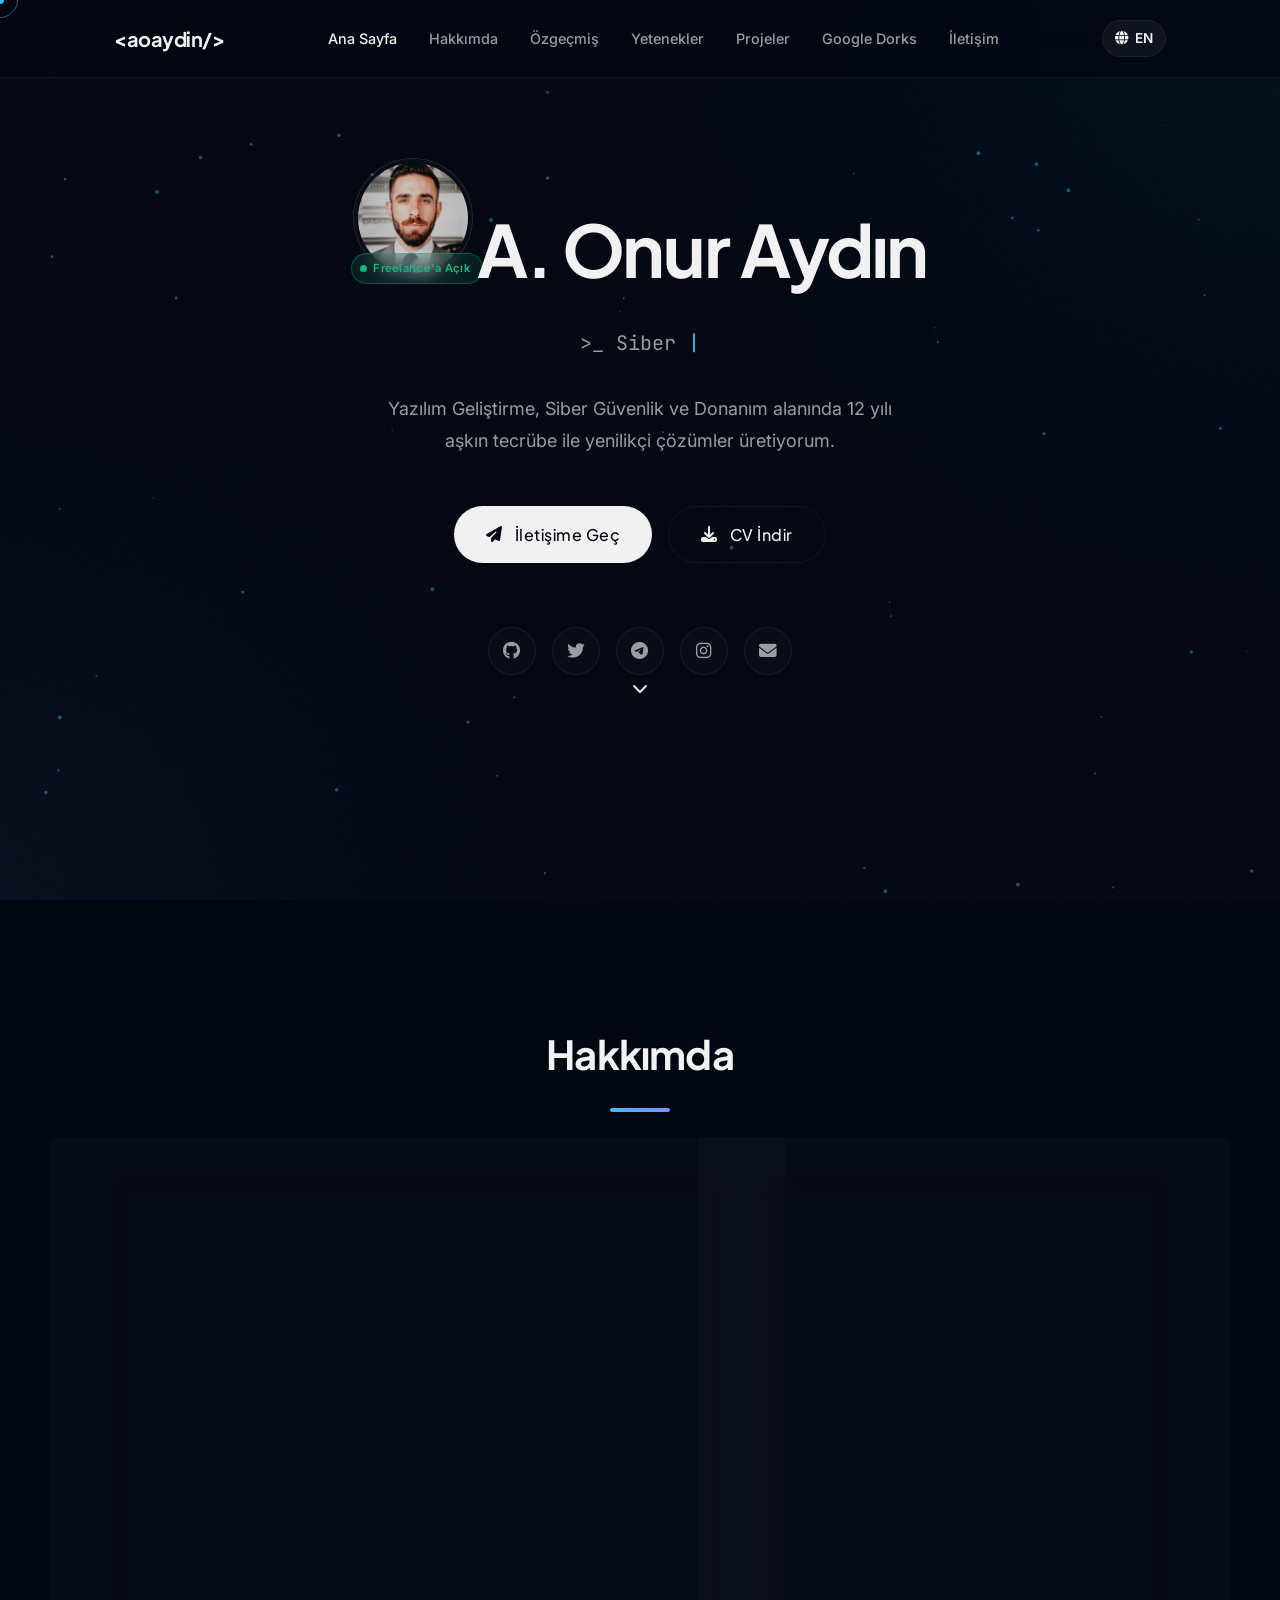
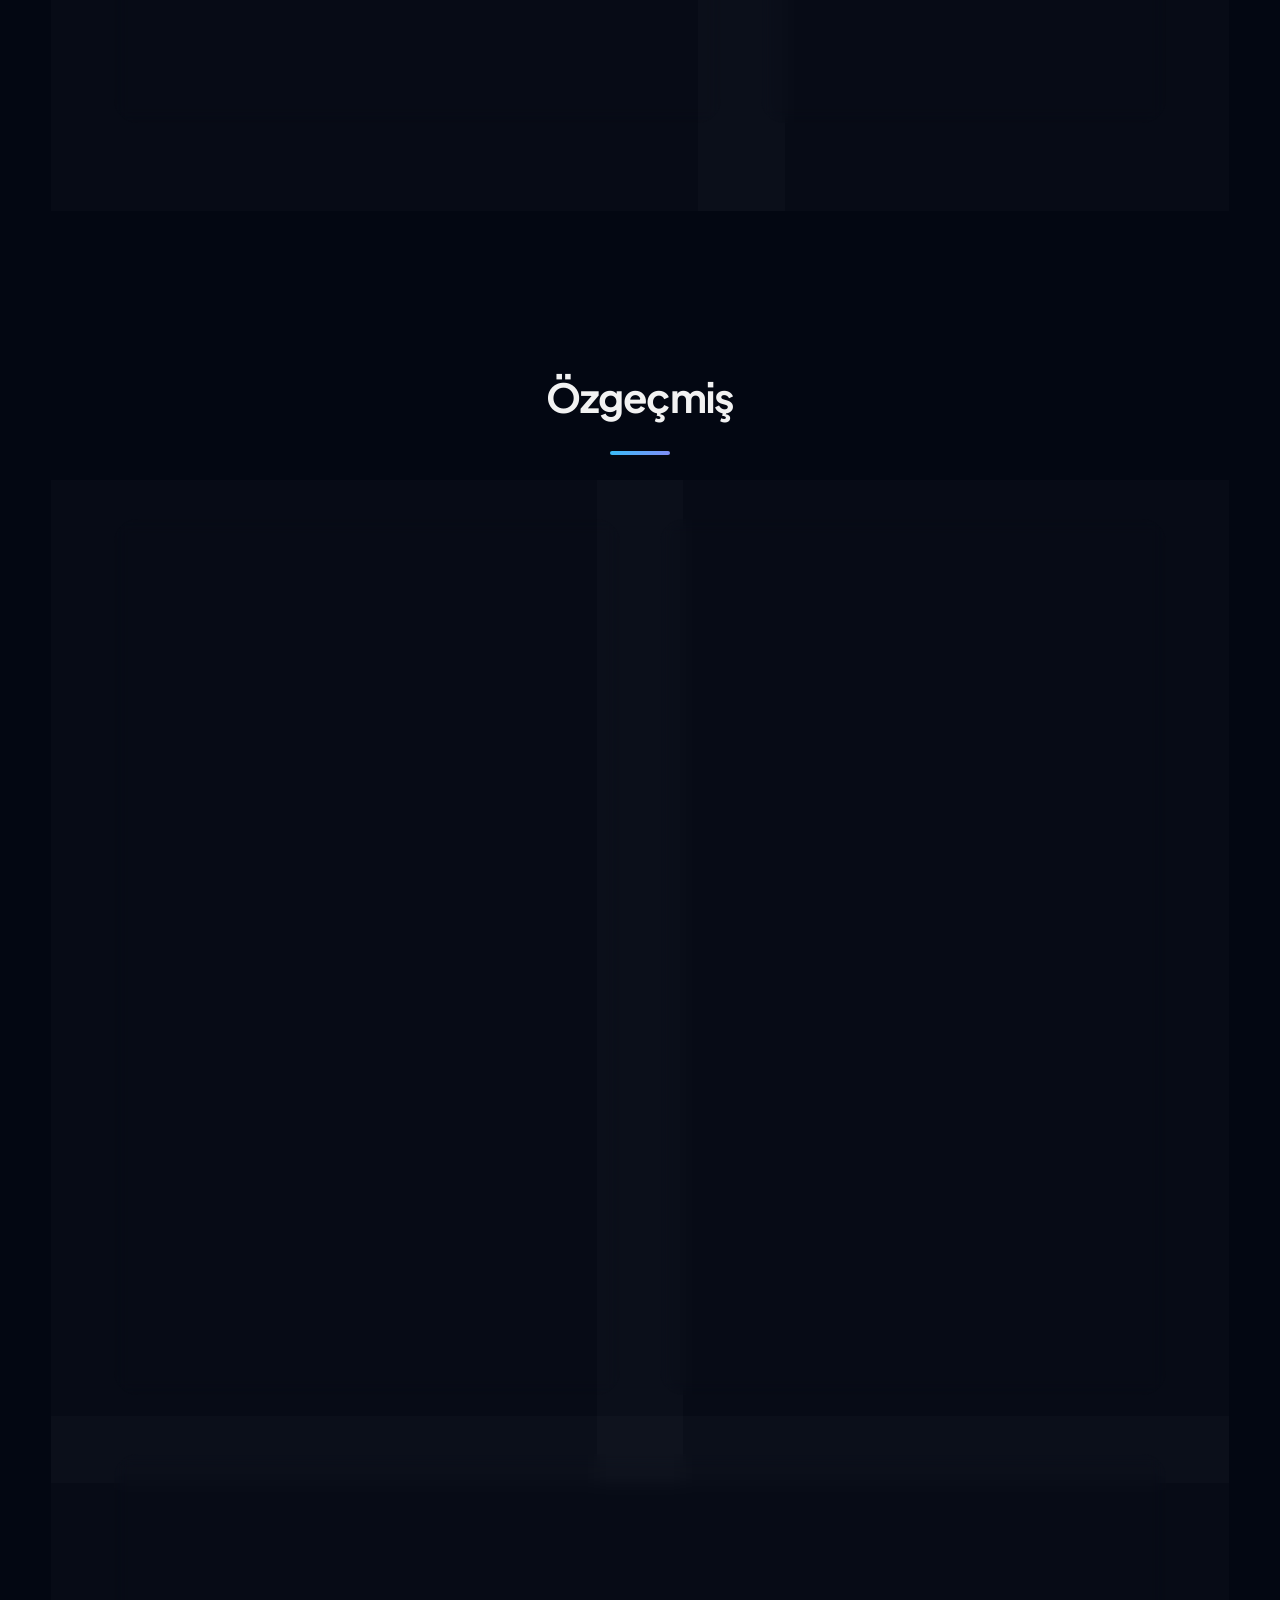
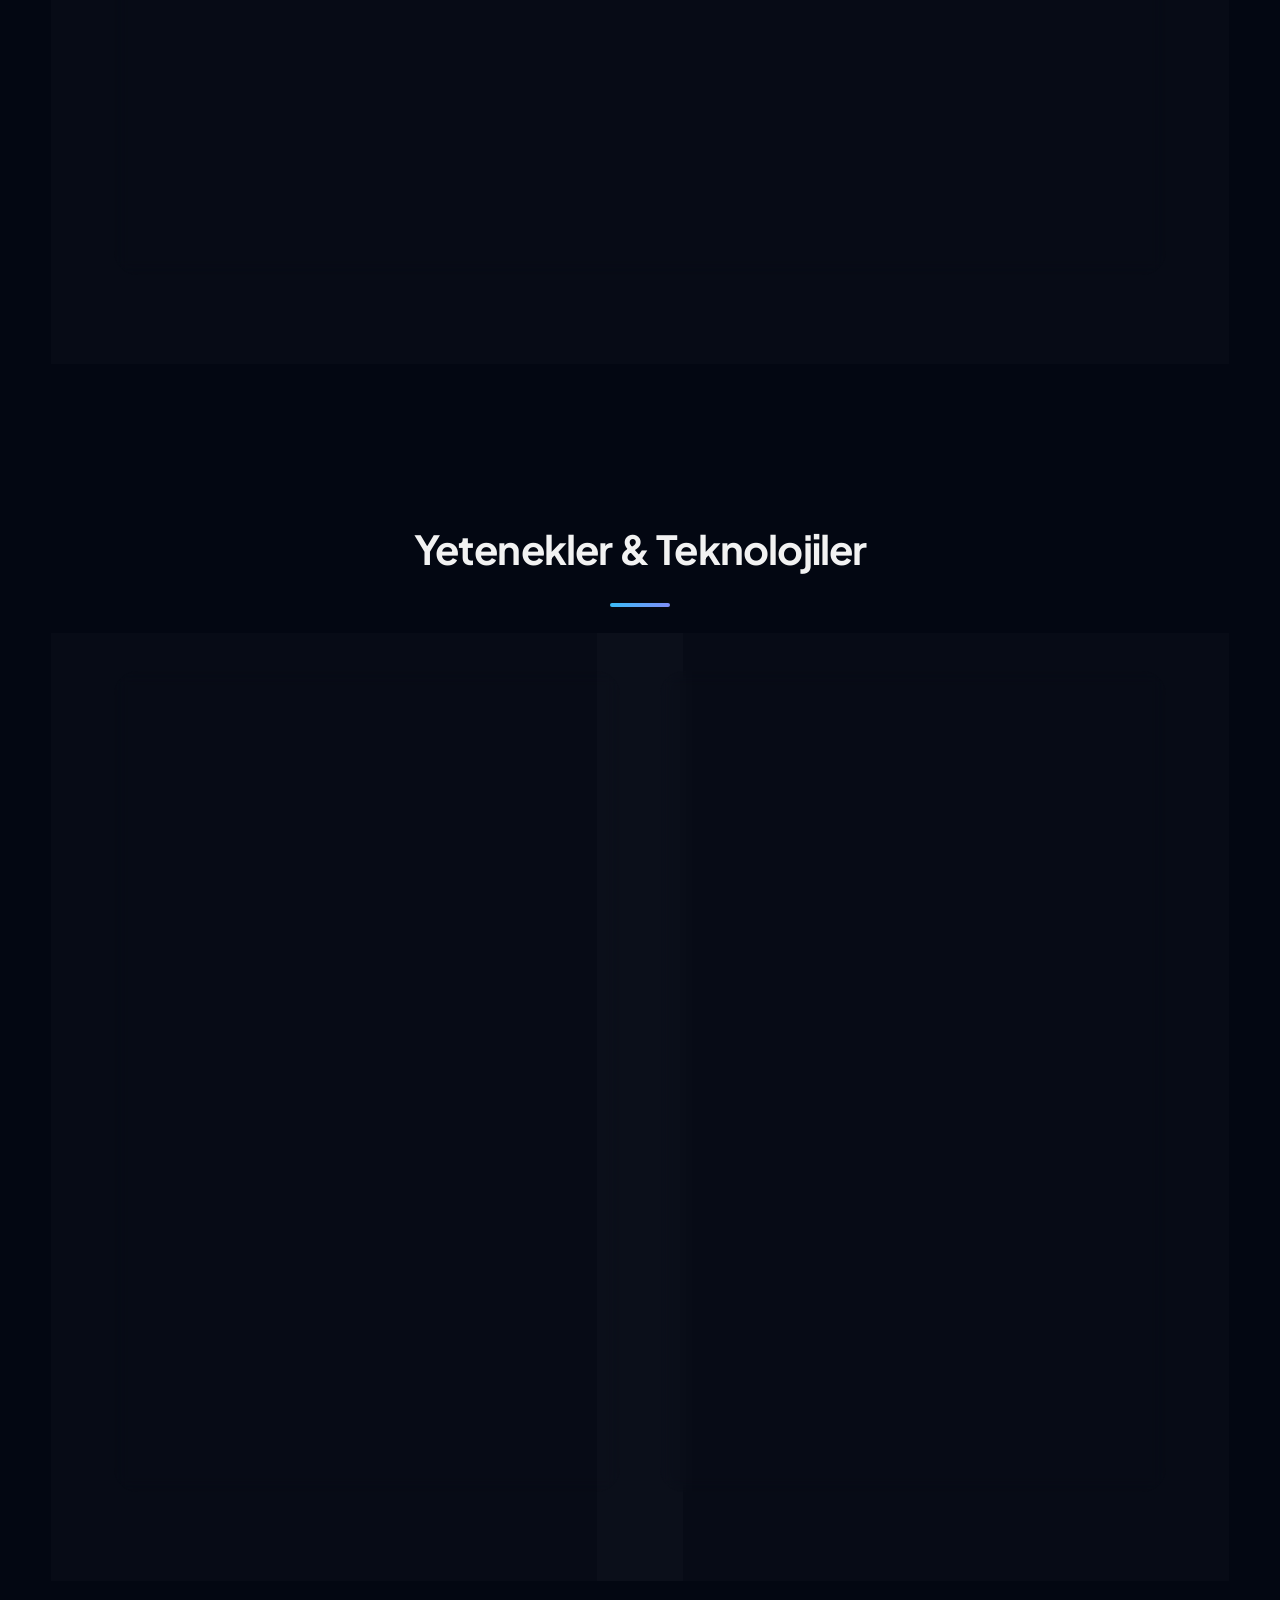
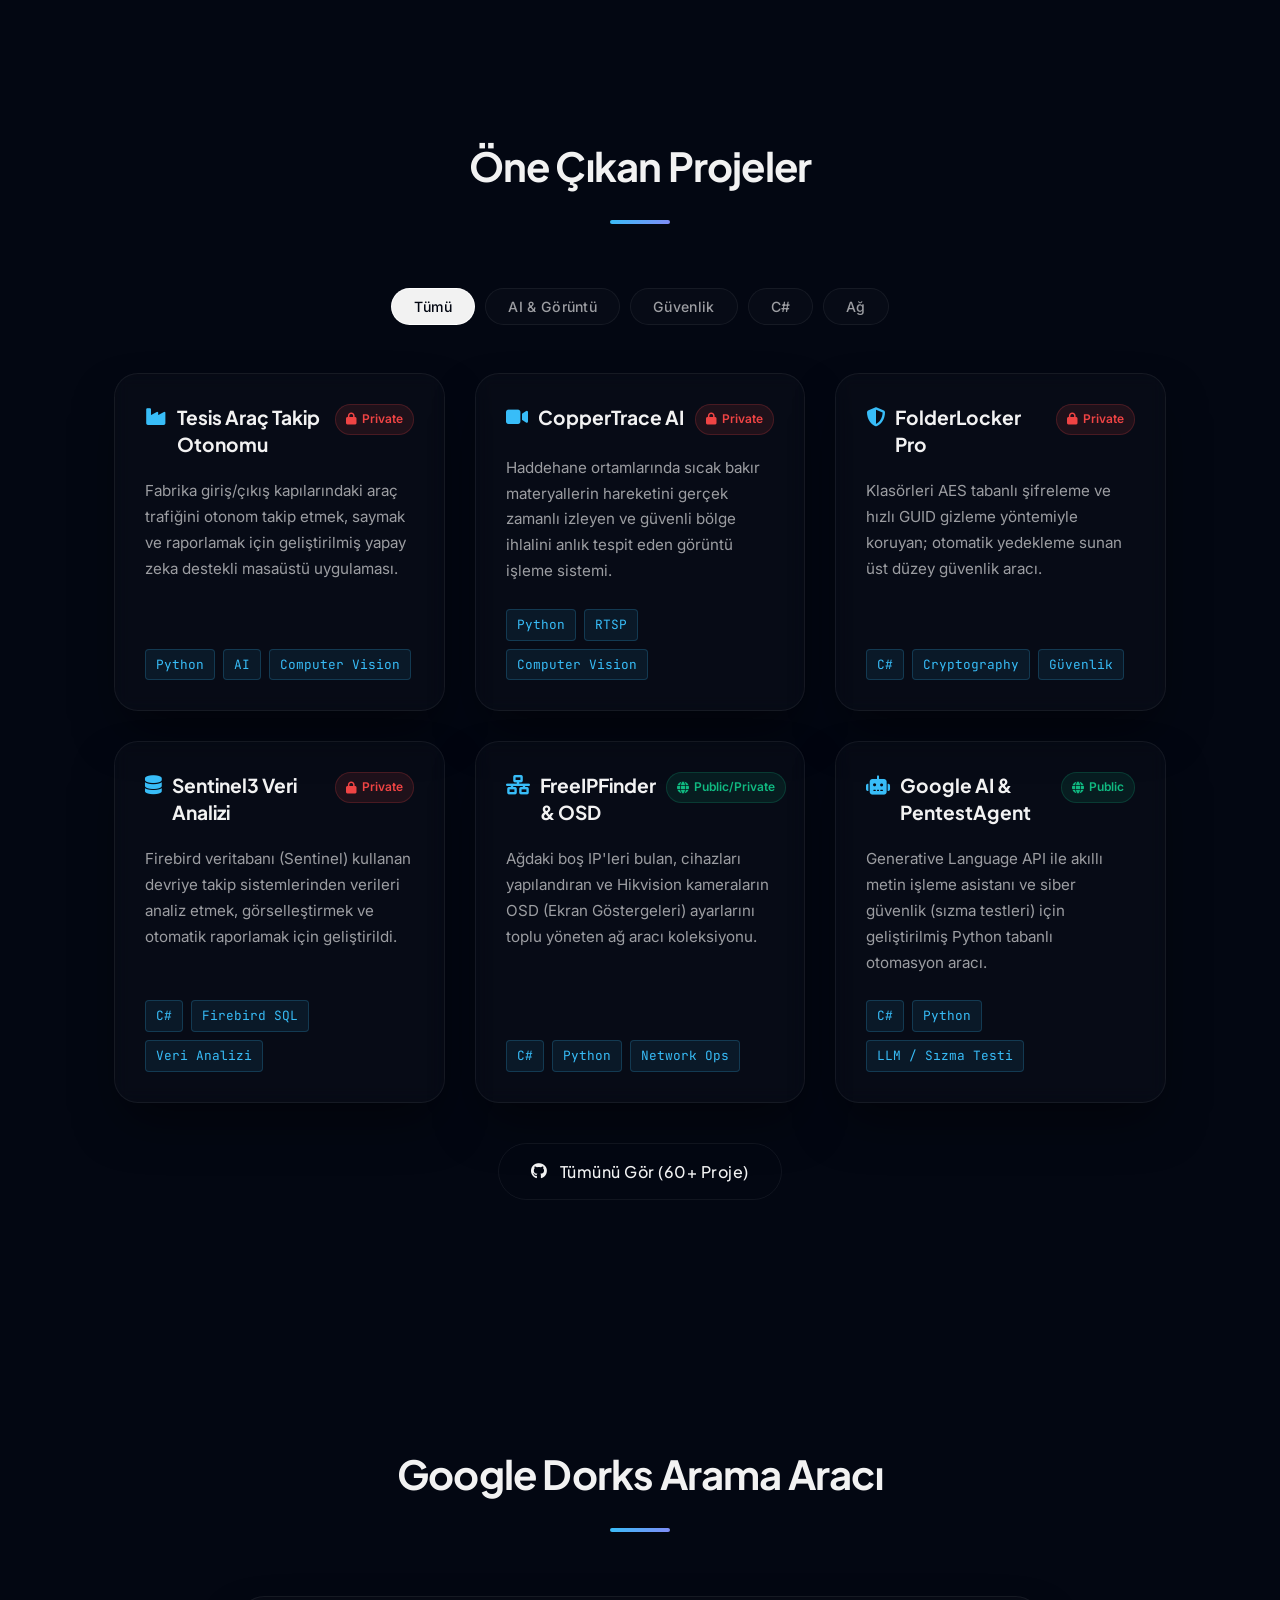
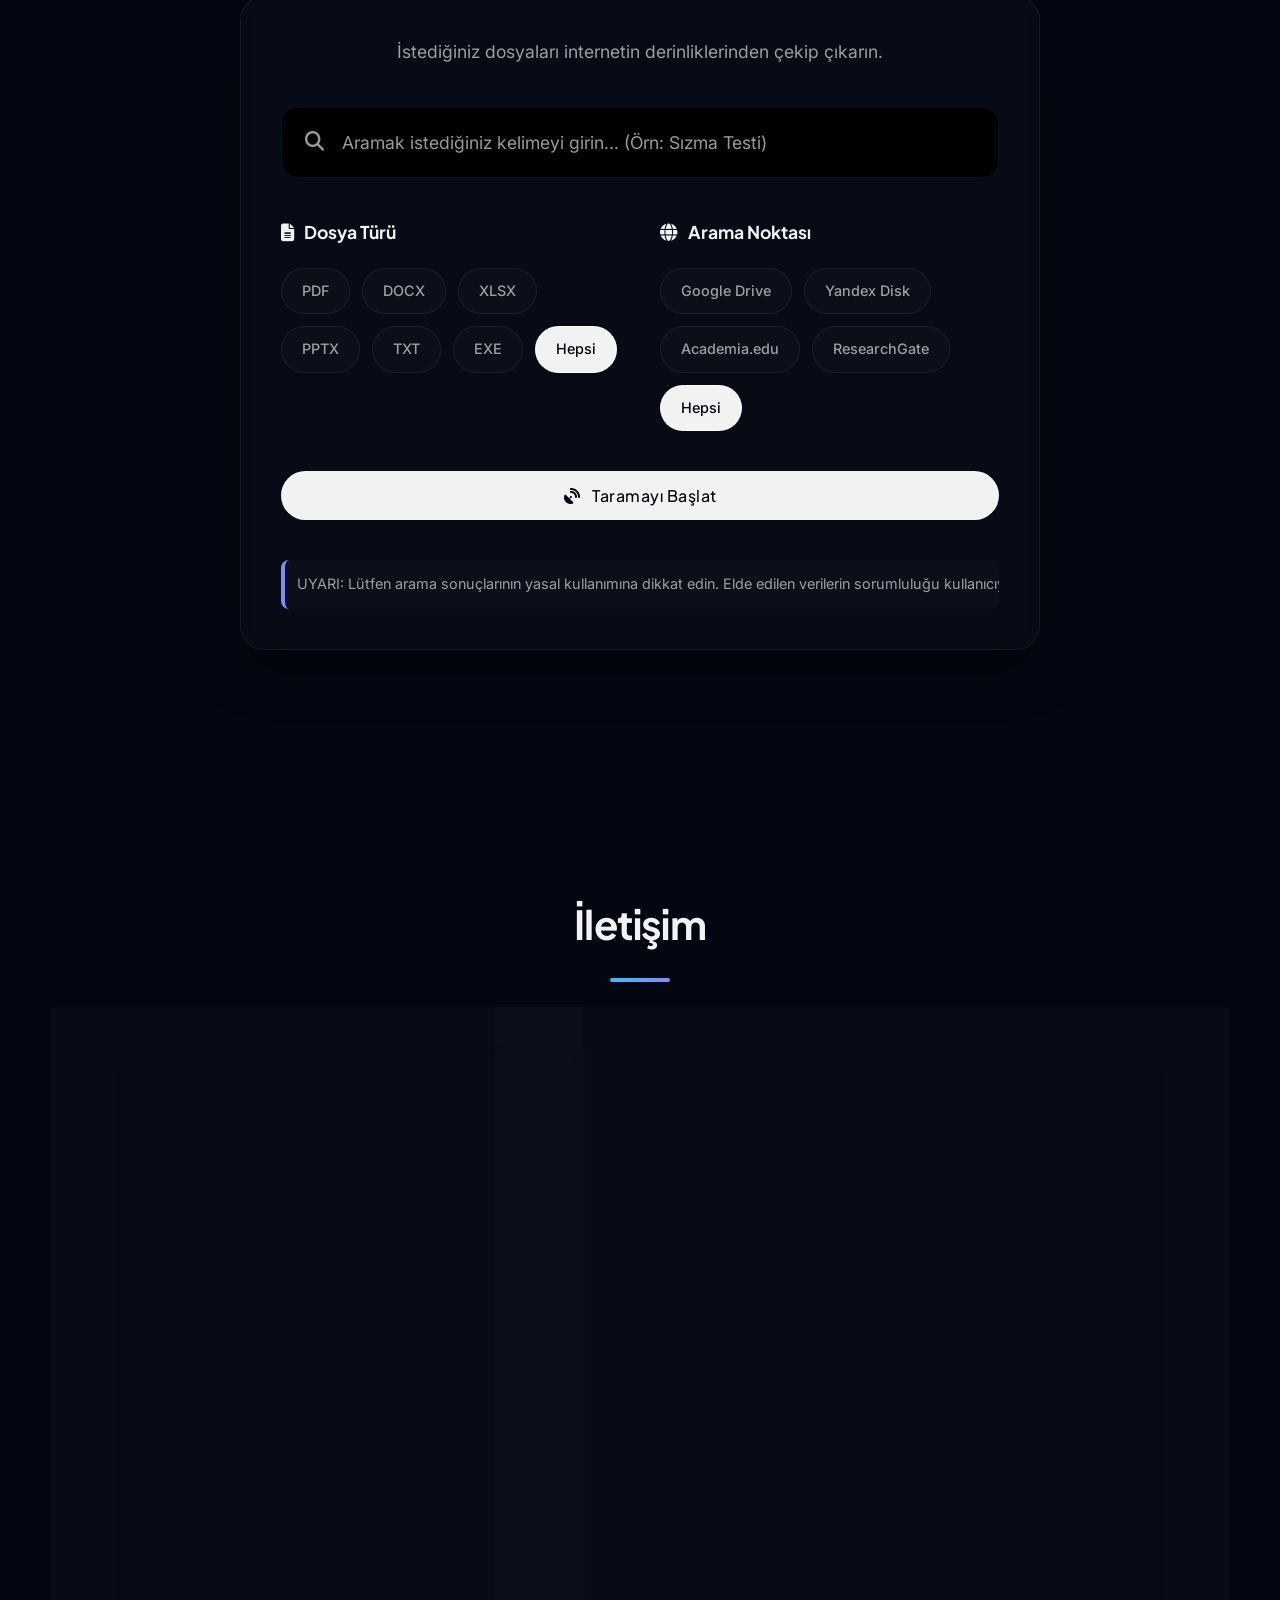
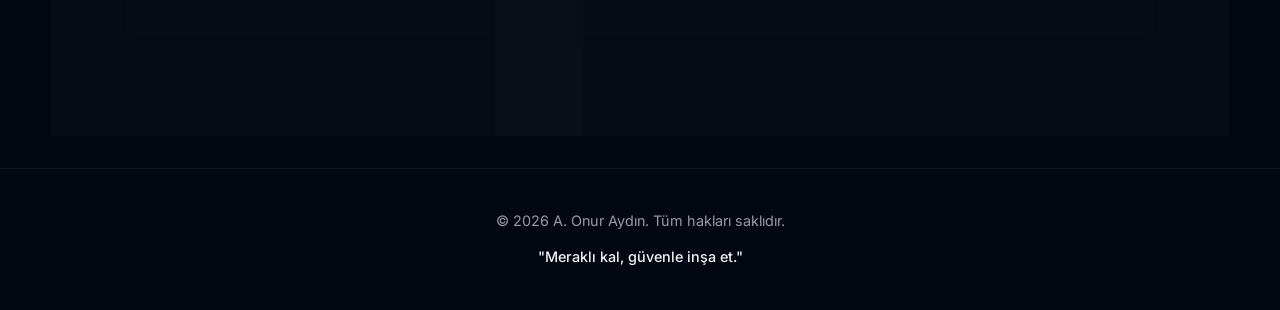
<file: index.html>
<!DOCTYPE html>
<html lang="tr">

<head>
    <meta charset="UTF-8">
    <meta name="viewport" content="width=device-width, initial-scale=1.0">
    <meta name="description"
        content="A. Onur Aydın - Kıdemli Bilgi Teknolojileri ve Yazılım Uzmanı. Siber Güvenlik, Yapay Zeka (AI) ve Web Geliştirme portfolyosu.">
    <meta name="keywords"
        content="A. Onur Aydın, Onur Aydın, Abdurrahman Aydın, Yazılım Geliştirici, Siber Güvenlik Uzmanı, Yapay Zeka, AI, Bilgi İşlem Müdürü, C#, Portfolyo, Kahramanmaraş, Freelance Yazılım">
    <meta name="author" content="A. Onur Aydın">
    <meta name="robots" content="index, follow">
    <meta name="language" content="Turkish">
    <meta name="theme-color" content="#030712">
    <link rel="canonical" href="https://aoaydinn.github.io/">

    <!-- Open Graph / Social Media -->
    <meta property="og:title" content="A. Onur Aydın | Profesyonel Portfolyo">
    <meta property="og:description"
        content="Kıdemli Bilgi Teknolojileri ve Yazılım Uzmanı. 12+ yıllık sektör tecrübesi, Siber Güvenlik ve Sistem Mimarisi.">
    <meta property="og:type" content="website">
    <meta property="og:url" content="https://aoaydinn.github.io/">
    <meta property="og:image" content="https://aoaydinn.github.io/images/photo.png">

    <!-- Twitter -->
    <meta name="twitter:card" content="summary_large_image">
    <meta name="twitter:site" content="@aoaydinn">
    <meta name="twitter:title" content="A. Onur Aydın | Profesyonel Portfolyo">
    <meta name="twitter:description"
        content="Kıdemli Bilgi Teknolojileri ve Yazılım Uzmanı. Siber Güvenlik ve Yapay Zeka (AI) çözümleri.">

    <title>A. Onur Aydın | Portfolyo</title>
    <!-- Google Fonts -->
    <link rel="preconnect" href="https://fonts.googleapis.com">
    <link rel="preconnect" href="https://fonts.gstatic.com" crossorigin>
    <link
        href="https://fonts.googleapis.com/css2?family=Plus+Jakarta+Sans:wght@300;400;500;600;700&family=Inter:wght@300;400;500;600&family=JetBrains+Mono:wght@400&display=swap"
        rel="stylesheet">

    <!-- Font Awesome -->
    <link rel="stylesheet" href="https://cdnjs.cloudflare.com/ajax/libs/font-awesome/6.5.1/css/all.min.css">

    <!-- CSS Dosyası -->
    <link rel="stylesheet" href="css/style.css">
</head>

<body>

    <!-- Preloader -->
    <div id="preloader">
        <div class="preloader-logo">&lt;<span>aoaydin</span>/&gt;</div>
        <div class="preloader-bar-wrap">
            <div class="preloader-bar-fill"></div>
        </div>
        <div class="preloader-sub">Yükleniyor...</div>
    </div>

    <!-- Custom Cursor -->
    <div class="cursor-dot" id="cursorDot"></div>
    <div class="cursor-ring" id="cursorRing"></div>

    <!-- Scroll Progress Bar -->
    <div id="scroll-progress"></div>

    <!-- Toast Container -->
    <div id="toast-container"></div>

    <!-- Back to Top -->
    <button id="back-to-top" aria-label="Yukarı Çık">
        <i class="fas fa-chevron-up"></i>
    </button>

    <!-- Matrix Arka Plan -->
    <canvas id="matrixCanvas"></canvas>
    <div class="overlay"></div>

    <!-- Navigasyon -->
    <nav class="navbar">
        <div class="nav-container">
            <a href="#home" class="logo">&lt;aoaydin/&gt;</a>
            <ul class="nav-links">
                <li><a href="#home" class="active">Ana Sayfa</a></li>
                <li><a href="#about">Hakkımda</a></li>
                <li><a href="#resume">Özgeçmiş</a></li>
                <li><a href="#skills">Yetenekler</a></li>
                <li><a href="#projects">Projeler</a></li>
                <li><a href="#dorks">Google Dorks</a></li>
                <li><a href="#contact">İletişim</a></li>
            </ul>
            <div class="nav-actions" style="display: flex; align-items: center; gap: 20px;">
                <div class="lang-switch">
                    <a href="en.html" class="lang-btn"><i class="fas fa-globe"></i> EN</a>
                </div>
                <div class="menu-toggle">
                    <i class="fas fa-bars"></i>
                </div>
            </div>
        </div>
    </nav>

    <main>
        <!-- Hero Bölümü -->
        <section id="home" class="hero section">
            <div class="hero-content">
                <div class="avatar-container">
                    <img src="images/photo.png" alt="A. Onur Aydın" class="avatar">
                    <div class="freelance-badge">
                        <span class="badge-pulse"></span> Freelance'a Açık
                    </div>
                </div>
                <h1 class="glitch" data-text="A. Onur Aydın">A. Onur Aydın</h1>
                <div class="typing-container">
                    <span class="prefix">>_ </span><span id="typed-text"></span><span class="cursor">|</span>
                </div>
                <p class="hero-desc">
                    Yazılım Geliştirme, Siber Güvenlik ve Donanım alanında 12 yılı aşkın tecrübe ile yenilikçi çözümler
                    üretiyorum.
                </p>
                <div class="hero-actions">
                    <a href="#contact" class="btn btn-primary">
                        <i class="fas fa-paper-plane"></i> İletişime Geç
                    </a>
                    <a href="#" class="btn btn-outline" download>
                        <i class="fas fa-download"></i> CV İndir
                    </a>
                </div>
                <div class="social-links">
                    <a href="https://github.com/aoaydinn" target="_blank" title="GitHub"><i
                            class="fab fa-github"></i></a>
                    <a href="https://twitter.com/aoaydinn" target="_blank" title="Twitter"><i
                            class="fab fa-twitter"></i></a>
                    <a href="https://t.me/aoaydinn" target="_blank" title="Telegram"><i class="fab fa-telegram"></i></a>
                    <a href="https://www.instagram.com/aoaydin/" target="_blank" title="Instagram"><i
                            class="fab fa-instagram"></i></a>
                    <a href="mailto:aaydin3494@gmail.com" title="Email"><i class="fas fa-envelope"></i></a>
                </div>
            </div>
            <a href="#about" class="scroll-down">
                <i class="fas fa-chevron-down"></i>
            </a>
        </section>

        <!-- Hakkımda Bölümü -->
        <section id="about" class="about section">
            <div class="container">
                <h2 class="section-title">Hakkımda</h2>
                <div class="about-grid">
                    <div class="about-text glass-card">
                        <h3>Kıdemli Bilgi Teknolojileri ve Yazılım Uzmanı</h3>
                        <p>Eğitim hayatım ve tecrübelerim doğrultusunda farklı insanlarla birlikte çalışma, bir takımda
                            yer alma ve birlikte üretebilmeyi öğrenme fırsatım oldu. İşini severek yapan ve detayları
                            çok önemseyen biriyim.</p>
                        <p>Yapay zekaya olan ilgim yalnızca görsel üretimiyle sınırlı değil; sesten yazıya, yazıdan
                            sese, yerel yapay zeka modeli kurulumları ve takım çalışmaları üzerine yoğunlaşıyorum. Siber
                            güvenlik, yapay zeka ve modern web teknolojileriyle sağlam ve ölçeklenebilir sistemler inşa
                            etmeye tutkuluyum.</p>
                    </div>
                    <div class="about-stats glass-card">
                        <ul class="info-list">
                            <li><span class="label">Yaş</span><span class="val" id="age-val">30</span></li>
                            <li><span class="label">Konum</span><span class="val">Kahramanmaraş, Türkiye</span></li>
                            <li><span class="label">E-mail</span><span class="val">aaydin3494@gmail.com</span></li>
                            <li><span class="label">Yabancı Dil</span><span class="val">İngilizce (İyi Seviye)</span>
                            </li>
                            <li><span class="label">Askerlik</span><span class="val">Yapıldı</span></li>
                            <li><span class="label">Projeler</span><span class="val text-green"><span class="count-up" data-count="60" data-suffix="+">0</span> GitHub Reposu</span></li>
                            <li><span class="label">Durum</span><span class="val text-green">Freelance İş Birliklerine Açık</span></li>
                            <li><span class="label">Deneyim</span><span class="val"><span class="count-up" data-count="12" data-suffix="+">0</span> Yıl</span></li>
                        </ul>
                    </div>
                </div>
            </div>
        </section>

        <!-- Özgeçmiş Bölümü -->
        <section id="resume" class="resume section">
            <div class="container">
                <h2 class="section-title">Özgeçmiş</h2>
                <div class="timeline-container">
                    <div class="timeline-block glass-card">
                        <h3><i class="fas fa-briefcase"></i> İş Deneyimleri</h3>
                        <div class="timeline">
                            <div class="timeline-item">
                                <div class="timeline-dot"></div>
                                <div class="timeline-content">
                                    <h4>Bilgi İşlem Sorumlusu</h4>
                                    <span class="period">2024 - Devam Ediyor</span>
                                    <p class="company">Gemciler Güven Metal San. ve Tic. A.Ş.</p>
                                    <span class="tags">Sistem Yönetimi | Yazılım | Siber Güvenlik</span>
                                </div>
                            </div>
                            <div class="timeline-item">
                                <div class="timeline-dot"></div>
                                <div class="timeline-content">
                                    <h4>Freelance Geliştirici</h4>
                                    <span class="period">2021 - 2024</span>
                                    <p class="company">Serbest Çalışan (Freelance)</p>
                                    <span class="tags">C# Proje Geliştirme | Otomasyon Desteği | Web Geliştirme | Son
                                        Kullanıcı Desteği</span>
                                </div>
                            </div>
                            <div class="timeline-item">
                                <div class="timeline-dot"></div>
                                <div class="timeline-content">
                                    <h4>Bilgi İşlem Müdürü</h4>
                                    <span class="period">11.2018 - 12.2020</span>
                                    <p class="company">PULATHANELİLER OFÇAY GIDA PAZ. TİC. AŞ.</p>
                                    <span class="tags">Sistem Yönetimi | Ağ Mimarisi | E-Ticaret</span>
                                </div>
                            </div>
                            <div class="timeline-item">
                                <div class="timeline-dot"></div>
                                <div class="timeline-content">
                                    <h4>Bilgi İşlem Müdürü</h4>
                                    <span class="period">03.2014 - 02.2019</span>
                                    <p class="company">ACEM GIDA İNŞAAT TUR. SAN. ve TİC. LTD. ŞTİ.</p>
                                    <span class="tags">Donanım | Sunucu Yönetimi | Teknik Destek</span>
                                </div>
                            </div>
                        </div>
                    </div>
                    <div class="timeline-block glass-card">
                        <h3><i class="fas fa-graduation-cap"></i> Eğitim</h3>
                        <div class="timeline">
                            <div class="timeline-item">
                                <div class="timeline-dot"></div>
                                <div class="timeline-content">
                                    <h4>Bilgisayar Mühendisliği (İngilizce)</h4>
                                    <span class="period">10.2012 - 08.2016</span>
                                    <p class="company">Dokuz Eylül Üniversitesi</p>
                                    <span class="tags">Bilgisayar ve Teknoloji Yüksekokulu | 2. Yıl Terk</span>
                                </div>
                            </div>
                            <div class="timeline-item">
                                <div class="timeline-dot"></div>
                                <div class="timeline-content">
                                    <h4>Web Programcılığı</h4>
                                    <span class="period">Bitiş: 05.2012</span>
                                    <p class="company">Kahramanmaraş Anadolu Endüstri Meslek Lisesi</p>
                                </div>
                            </div>
                        </div>
                    </div>

                    <div class="timeline-block glass-card" style="grid-column: 1 / -1; margin-top: 20px;">
                        <h3><i class="fas fa-certificate"></i> Sertifikalar & Kurslar</h3>
                        <div class="timeline"
                            style="display: grid; grid-template-columns: repeat(auto-fit, minmax(300px, 1fr)); gap: 20px;">
                            <div class="timeline-item" style="margin-bottom: 0;">
                                <div class="timeline-dot"></div>
                                <div class="timeline-content">
                                    <h4>Temel Ağ & Blockchain Teknolojileri</h4>
                                    <span class="period">2021</span>
                                    <p class="company">BTK Akademi</p>
                                </div>
                            </div>
                            <div class="timeline-item" style="margin-bottom: 0;">
                                <div class="timeline-dot"></div>
                                <div class="timeline-content">
                                    <h4>E-Ticaret Eğitimi</h4>
                                    <span class="period">11.2021 (45 Saat)</span>
                                    <p class="company">İSTİB</p>
                                </div>
                            </div>
                            <div class="timeline-item" style="margin-bottom: 0;">
                                <div class="timeline-dot"></div>
                                <div class="timeline-content">
                                    <h4>İşletim Sistemleri & Bilgi Teknolojileri</h4>
                                    <span class="period">2020 - 2021</span>
                                    <p class="company">İnsan Kaynakları ve Eğitim Dairesi</p>
                                </div>
                            </div>
                            <div class="timeline-item" style="margin-bottom: 0;">
                                <div class="timeline-dot"></div>
                                <div class="timeline-content">
                                    <h4>Bilgisayar İşletmenliği & İngilizce Eğitimi</h4>
                                    <span class="period">2008 (240 Saat)</span>
                                    <p class="company">Oxford Eğitim</p>
                                </div>
                            </div>
                        </div>
                    </div>
                </div>
            </div>
        </section>

        <!-- Yetenekler Bölümü -->
        <section id="skills" class="skills section">
            <div class="container">
                <h2 class="section-title">Yetenekler & Teknolojiler</h2>
                <div class="skills-grid">
                    <div class="skill-category glass-card">
                        <h3><i class="fas fa-code"></i> Programlama Dilleri</h3>
                        <div class="skill-bars">
                            <div class="skill-bar">
                                <div class="skill-info">
                                    <span>Python</span>
                                    <span>90%</span>
                                </div>
                                <div class="progress-line"><span style="width: 90%;"></span></div>
                            </div>
                            <div class="skill-bar">
                                <div class="skill-info">
                                    <span>Bash</span>
                                    <span>90%</span>
                                </div>
                                <div class="progress-line"><span style="width: 90%;"></span></div>
                            </div>
                            <div class="skill-bar">
                                <div class="skill-info">
                                    <span>C#</span>
                                    <span>70%</span>
                                </div>
                                <div class="progress-line"><span style="width: 70%;"></span></div>
                            </div>
                            <div class="skill-bar">
                                <div class="skill-info">
                                    <span>Flutter / Dart</span>
                                    <span>50%</span>
                                </div>
                                <div class="progress-line"><span style="width: 50%;"></span></div>
                            </div>
                            <div class="skill-bar">
                                <div class="skill-info">
                                    <span>HTML / CSS / JS</span>
                                    <span>85%</span>
                                </div>
                                <div class="progress-line"><span style="width: 85%;"></span></div>
                            </div>
                        </div>
                    </div>

                    <div class="skill-category glass-card">
                        <h3><i class="fas fa-toolbox"></i> Teknoloji Ekosistemi</h3>

                        <div class="tag-group" style="margin-bottom: 25px;">
                            <h4
                                style="font-size: 1.1rem; color: var(--primary); margin-bottom: 12px; display: flex; align-items: center; gap: 8px;">
                                <i class="fas fa-brain"></i> Yapay Zeka (AI) & LLM</h4>
                            <div class="skill-tags">
                                <span class="tag"><i class="fas fa-server"></i> Ollama (Local AI)</span>
                                <span class="tag"><i class="fas fa-network-wired"></i> LangChain</span>
                                <span class="tag"><i class="fas fa-microphone"></i> Whisper (Sesten Yazıya)</span>
                                <span class="tag"><i class="fas fa-image"></i> ComfyUI (Görsel Üretim)</span>
                            </div>
                        </div>

                        <div class="tag-group" style="margin-bottom: 25px;">
                            <h4
                                style="font-size: 1.1rem; color: var(--primary); margin-bottom: 12px; display: flex; align-items: center; gap: 8px;">
                                <i class="fas fa-shield-alt"></i> Siber Güvenlik & Sistem</h4>
                            <div class="skill-tags">
                                <span class="tag"><i class="fab fa-linux"></i> Linux / Sunucu Yönetimi</span>
                                <span class="tag"><i class="fas fa-fire-alt"></i> Güvenlik Duvarı</span>
                                <span class="tag"><i class="fab fa-docker"></i> Docker / Konteynerler</span>
                                <span class="tag"><i class="fas fa-network-wired"></i> Ağ Mimarisi</span>
                            </div>
                        </div>

                        <div class="tag-group">
                            <h4
                                style="font-size: 1.1rem; color: var(--primary); margin-bottom: 12px; display: flex; align-items: center; gap: 8px;">
                                <i class="fas fa-database"></i> Veritabanı & Operasyon</h4>
                            <div class="skill-tags">
                                <span class="tag"><i class="fas fa-database"></i> SQL (MySQL, PgSQL)</span>
                                <span class="tag"><i class="fab fa-git-alt"></i> Git / Versiyon Kontrolü</span>
                                <span class="tag"><i class="fas fa-microchip"></i> Donanım Operasyonları</span>
                                <span class="tag"><i class="fab fa-windows"></i> Windows Ekosistemi</span>
                            </div>
                        </div>
                    </div>
                </div>
            </div>
        </section>

        <!-- Projeler Bölümü -->
        <section id="projects" class="projects section">
            <div class="container">
                <h2 class="section-title">Öne Çıkan Projeler</h2>
                <div class="project-filters">
                    <button class="filter-btn active" data-filter="all">Tümü</button>
                    <button class="filter-btn" data-filter="ai">AI & Görüntü</button>
                    <button class="filter-btn" data-filter="security">Güvenlik</button>
                    <button class="filter-btn" data-filter="csharp">C#</button>
                    <button class="filter-btn" data-filter="network">Ağ</button>
                </div>

                <div class="projects-grid">

                    <div class="project-card glass-card fade-in-up" data-category="ai">
                        <div class="project-content">
                            <div class="project-header">
                                <h3><i class="fas fa-industry"></i> Tesis Araç Takip Otonomu</h3>
                                <div class="project-links">
                                    <span class="badge badge-private"><i class="fas fa-lock"></i> Private</span>
                                </div>
                            </div>
                            <p>Fabrika giriş/çıkış kapılarındaki araç trafiğini otonom takip etmek, saymak ve raporlamak
                                için geliştirilmiş yapay zeka destekli masaüstü uygulaması.</p>
                            <div class="project-tech">
                                <span>Python</span>
                                <span>AI</span>
                                <span>Computer Vision</span>
                            </div>
                        </div>
                    </div>

                    <div class="project-card glass-card fade-in-up" data-category="ai">
                        <div class="project-content">
                            <div class="project-header">
                                <h3><i class="fas fa-video"></i> CopperTrace AI</h3>
                                <div class="project-links">
                                    <span class="badge badge-private"><i class="fas fa-lock"></i> Private</span>
                                </div>
                            </div>
                            <p>Haddehane ortamlarında sıcak bakır materyallerin hareketini gerçek zamanlı izleyen ve
                                güvenli bölge ihlalini anlık tespit eden görüntü işleme sistemi.</p>
                            <div class="project-tech">
                                <span>Python</span>
                                <span>RTSP</span>
                                <span>Computer Vision</span>
                            </div>
                        </div>
                    </div>

                    <div class="project-card glass-card fade-in-up" data-category="security csharp">
                        <div class="project-content">
                            <div class="project-header">
                                <h3><i class="fas fa-shield-alt"></i> FolderLocker Pro</h3>
                                <div class="project-links">
                                    <span class="badge badge-private"><i class="fas fa-lock"></i> Private</span>
                                </div>
                            </div>
                            <p>Klasörleri AES tabanlı şifreleme ve hızlı GUID gizleme yöntemiyle koruyan; otomatik
                                yedekleme sunan üst düzey güvenlik aracı.</p>
                            <div class="project-tech">
                                <span>C#</span>
                                <span>Cryptography</span>
                                <span>Güvenlik</span>
                            </div>
                        </div>
                    </div>

                    <div class="project-card glass-card fade-in-up" data-category="csharp">
                        <div class="project-content">
                            <div class="project-header">
                                <h3><i class="fas fa-database"></i> Sentinel3 Veri Analizi</h3>
                                <div class="project-links">
                                    <span class="badge badge-private"><i class="fas fa-lock"></i> Private</span>
                                </div>
                            </div>
                            <p>Firebird veritabanı (Sentinel) kullanan devriye takip sistemlerinden verileri analiz
                                etmek, görselleştirmek ve otomatik raporlamak için geliştirildi.</p>
                            <div class="project-tech">
                                <span>C#</span>
                                <span>Firebird SQL</span>
                                <span>Veri Analizi</span>
                            </div>
                        </div>
                    </div>

                    <div class="project-card glass-card fade-in-up" data-category="network csharp">
                        <div class="project-content">
                            <div class="project-header">
                                <h3><i class="fas fa-network-wired"></i> FreeIPFinder & OSD</h3>
                                <div class="project-links">
                                    <span class="badge badge-public"><i class="fas fa-globe"></i> Public/Private</span>
                                </div>
                            </div>
                            <p>Ağdaki boş IP'leri bulan, cihazları yapılandıran ve Hikvision kameraların OSD (Ekran
                                Göstergeleri) ayarlarını toplu yöneten ağ aracı koleksiyonu.</p>
                            <div class="project-tech">
                                <span>C#</span>
                                <span>Python</span>
                                <span>Network Ops</span>
                            </div>
                        </div>
                    </div>

                    <div class="project-card glass-card fade-in-up" data-category="ai security">
                        <div class="project-content">
                            <div class="project-header">
                                <h3><i class="fas fa-robot"></i> Google AI & PentestAgent</h3>
                                <div class="project-links">
                                    <span class="badge badge-public"><i class="fas fa-globe"></i> Public</span>
                                </div>
                            </div>
                            <p>Generative Language API ile akıllı metin işleme asistanı ve siber güvenlik (sızma
                                testleri) için geliştirilmiş Python tabanlı otomasyon aracı.</p>
                            <div class="project-tech">
                                <span>C#</span>
                                <span>Python</span>
                                <span>LLM / Sızma Testi</span>
                            </div>
                        </div>
                    </div>
                </div>

                <div class="btn-container" style="text-align: center; margin-top: 40px;">
                    <a href="https://github.com/aoaydinn" target="_blank" class="btn btn-outline fade-in-up">
                        <i class="fab fa-github"></i> Tümünü Gör (60+ Proje)
                    </a>
                </div>
            </div>
        </section>

        <!-- Google Dorks Bölümü -->
        <section id="dorks" class="dorks section">
            <div class="container">
                <h2 class="section-title">Google Dorks Arama Aracı</h2>
                <div class="dorks-container glass-card">
                    <p class="dork-desc">İstediğiniz dosyaları internetin derinliklerinden çekip çıkarın.</p>

                    <div class="search-box">
                        <i class="fas fa-search search-icon"></i>
                        <input type="text" id="searchQuery"
                            placeholder="Aramak istediğiniz kelimeyi girin... (Örn: Sızma Testi)">
                    </div>

                    <div class="filters-grid">
                        <div class="filter-group">
                            <h3><i class="fas fa-file-alt"></i> Dosya Türü</h3>
                            <div class="options-group">
                                <label class="cyber-radio"><input type="radio" name="fileType"
                                        value="pdf"><span>PDF</span></label>
                                <label class="cyber-radio"><input type="radio" name="fileType"
                                        value="docx"><span>DOCX</span></label>
                                <label class="cyber-radio"><input type="radio" name="fileType"
                                        value="xlsx"><span>XLSX</span></label>
                                <label class="cyber-radio"><input type="radio" name="fileType"
                                        value="pptx"><span>PPTX</span></label>
                                <label class="cyber-radio"><input type="radio" name="fileType"
                                        value="txt"><span>TXT</span></label>
                                <label class="cyber-radio"><input type="radio" name="fileType"
                                        value="exe"><span>EXE</span></label>
                                <label class="cyber-radio"><input type="radio" name="fileType" value=""
                                        checked><span>Hepsi</span></label>
                            </div>
                        </div>

                        <div class="filter-group">
                            <h3><i class="fas fa-globe"></i> Arama Noktası</h3>
                            <div class="options-group">
                                <label class="cyber-radio"><input type="radio" name="searchPoint"
                                        value="drive.google.com"><span>Google Drive</span></label>
                                <label class="cyber-radio"><input type="radio" name="searchPoint"
                                        value="disk.yandex.com"><span>Yandex Disk</span></label>
                                <label class="cyber-radio"><input type="radio" name="searchPoint"
                                        value="academia.edu"><span>Academia.edu</span></label>
                                <label class="cyber-radio"><input type="radio" name="searchPoint"
                                        value="researchgate.net"><span>ResearchGate</span></label>
                                <label class="cyber-radio"><input type="radio" name="searchPoint" value=""
                                        checked><span>Hepsi</span></label>
                            </div>
                        </div>
                    </div>

                    <button id="searchBtn" class="btn btn-primary btn-block">
                        <i class="fas fa-satellite-dish"></i> Taramayı Başlat
                    </button>

                    <div class="marquee-container">
                        <div class="marquee">
                            <span>UYARI: Lütfen arama sonuçlarının yasal kullanımına dikkat edin. Elde edilen verilerin
                                sorumluluğu kullanıcıya aittir.</span>
                        </div>
                    </div>
                </div>
            </div>
        </section>

        <!-- İletişim Bölümü -->
        <section id="contact" class="contact section">
            <div class="container">
                <h2 class="section-title">İletişim</h2>
                <div class="contact-grid">
                    <div class="contact-info glass-card">
                        <h3>Bana Ulaşın</h3>
                        <p>Projeleriniz, iş teklifleri veya sadece teknoloji üzerine sohbet etmek için bana
                            ulaşabilirsiniz.</p>

                        <div class="info-items">
                            <div class="info-item">
                                <div class="icon"><i class="fas fa-map-marker-alt"></i></div>
                                <div>
                                    <h4>Konum</h4>
                                    <p>Kahramanmaraş, Türkiye</p>
                                </div>
                            </div>
                            <div class="info-item">
                                <div class="icon"><i class="fas fa-envelope"></i></div>
                                <div>
                                    <h4>E-posta</h4>
                                    <p><a href="mailto:aaydin3494@gmail.com">aaydin3494@gmail.com</a></p>
                                </div>
                            </div>
                            <div class="info-item">
                                <div class="icon"><i class="fab fa-whatsapp"></i></div>
                                <div>
                                    <h4>WhatsApp</h4>
                                    <p>+90 (507) 964 03 28</p>
                                </div>
                            </div>
                            <div class="info-item">
                                <div class="icon"><i class="fab fa-telegram-plane"></i></div>
                                <div>
                                    <h4>Telegram</h4>
                                    <p><a href="https://t.me/aoaydinn" target="_blank">@aoaydinn</a></p>
                                </div>
                            </div>
                        </div>
                    </div>

                    <div class="contact-form-container glass-card">
                        <form id="contactForm" class="contact-form">
                            <div class="form-group">
                                <input type="text" id="name" placeholder="Adınız" required>
                                <span class="focus-border"></span>
                            </div>
                            <div class="form-group">
                                <input type="email" id="email" placeholder="E-posta Adresiniz" required>
                                <span class="focus-border"></span>
                            </div>
                            <div class="form-group">
                                <textarea id="message" rows="5" placeholder="Mesajınız..." required></textarea>
                                <span class="focus-border"></span>
                            </div>
                            <button type="submit" class="btn btn-primary">
                                <i class="fas fa-paper-plane"></i> Mesaj Gönder
                            </button>
                        </form>
                    </div>
                </div>
            </div>
        </section>
    </main>

    <footer>
        <div class="container">
            <p>&copy; <span id="current-year">2024</span> A. Onur Aydın. Tüm hakları saklıdır.</p>
            <p class="footer-tagline">"Meraklı kal, güvenle inşa et."</p>
        </div>
    </footer>

    <!-- JS Dosyası -->
    <script src="js/app.js"></script>
</body>

</html>
</file>
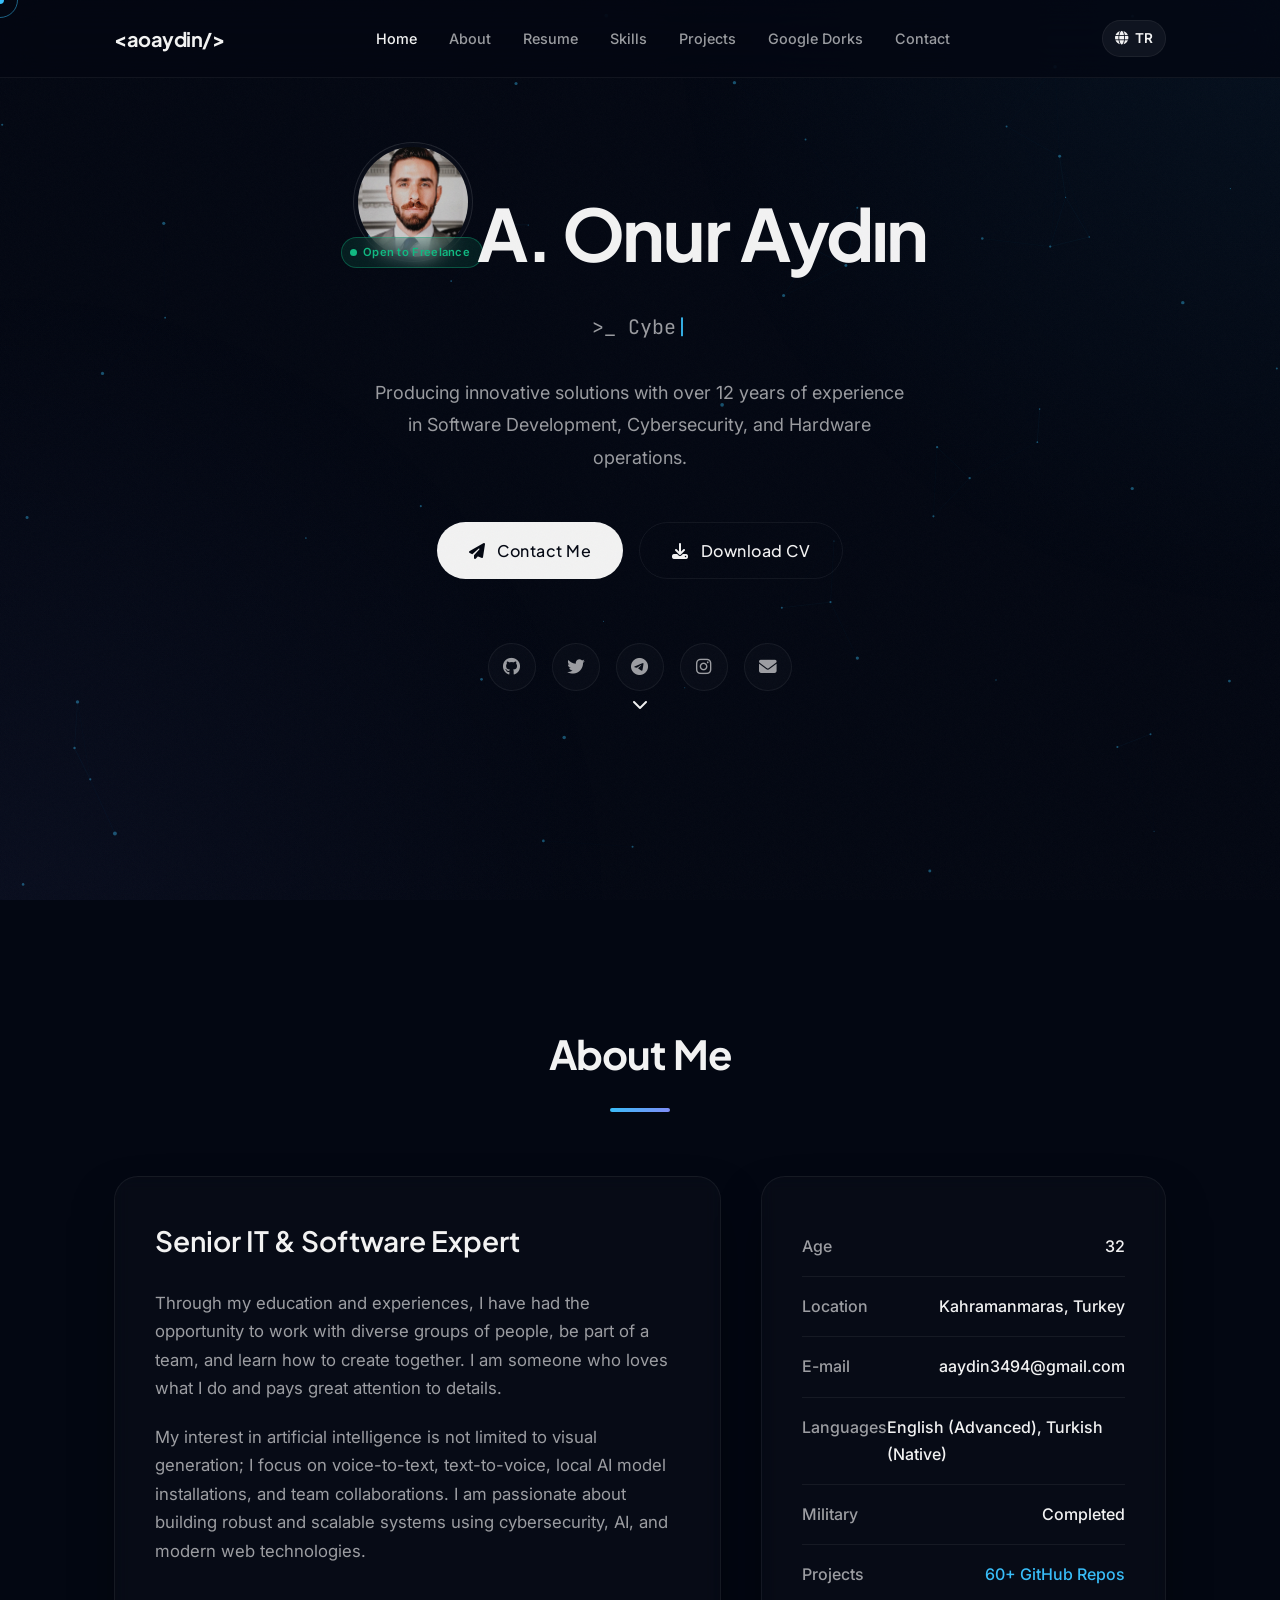
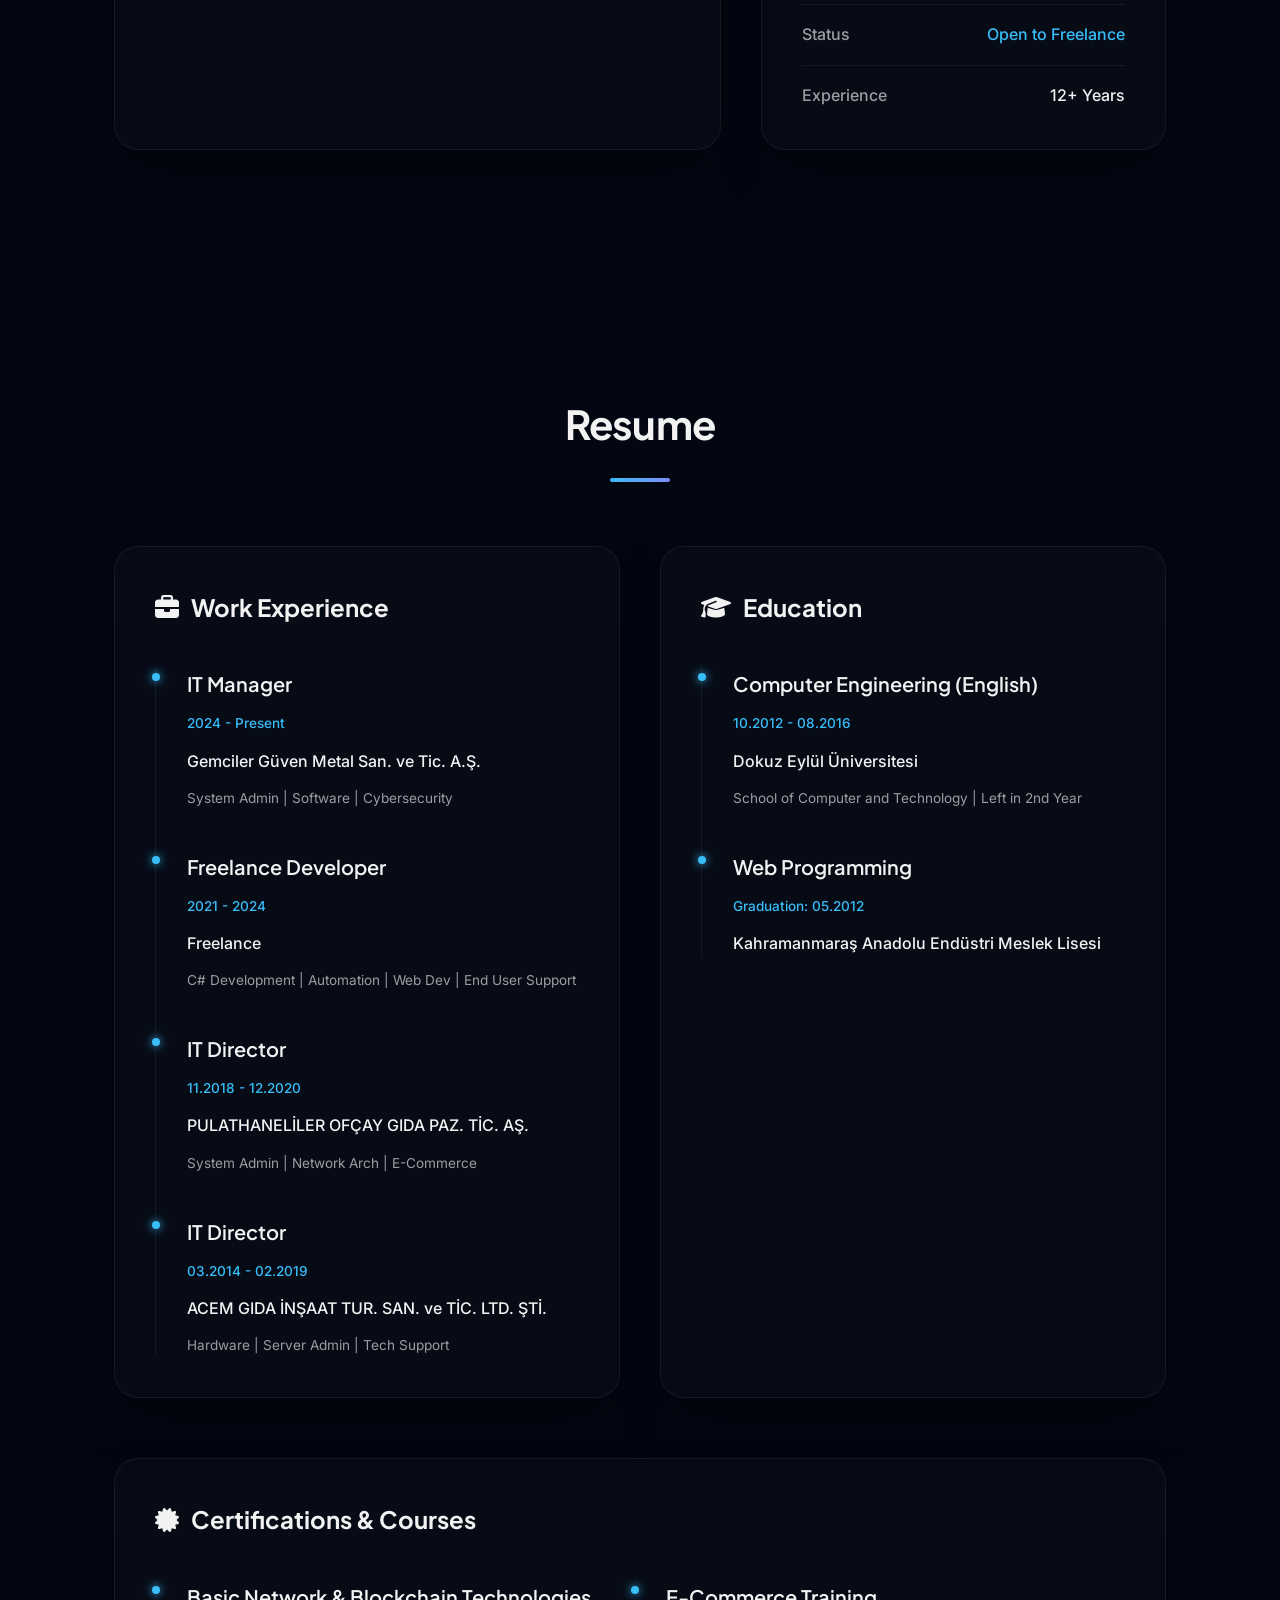
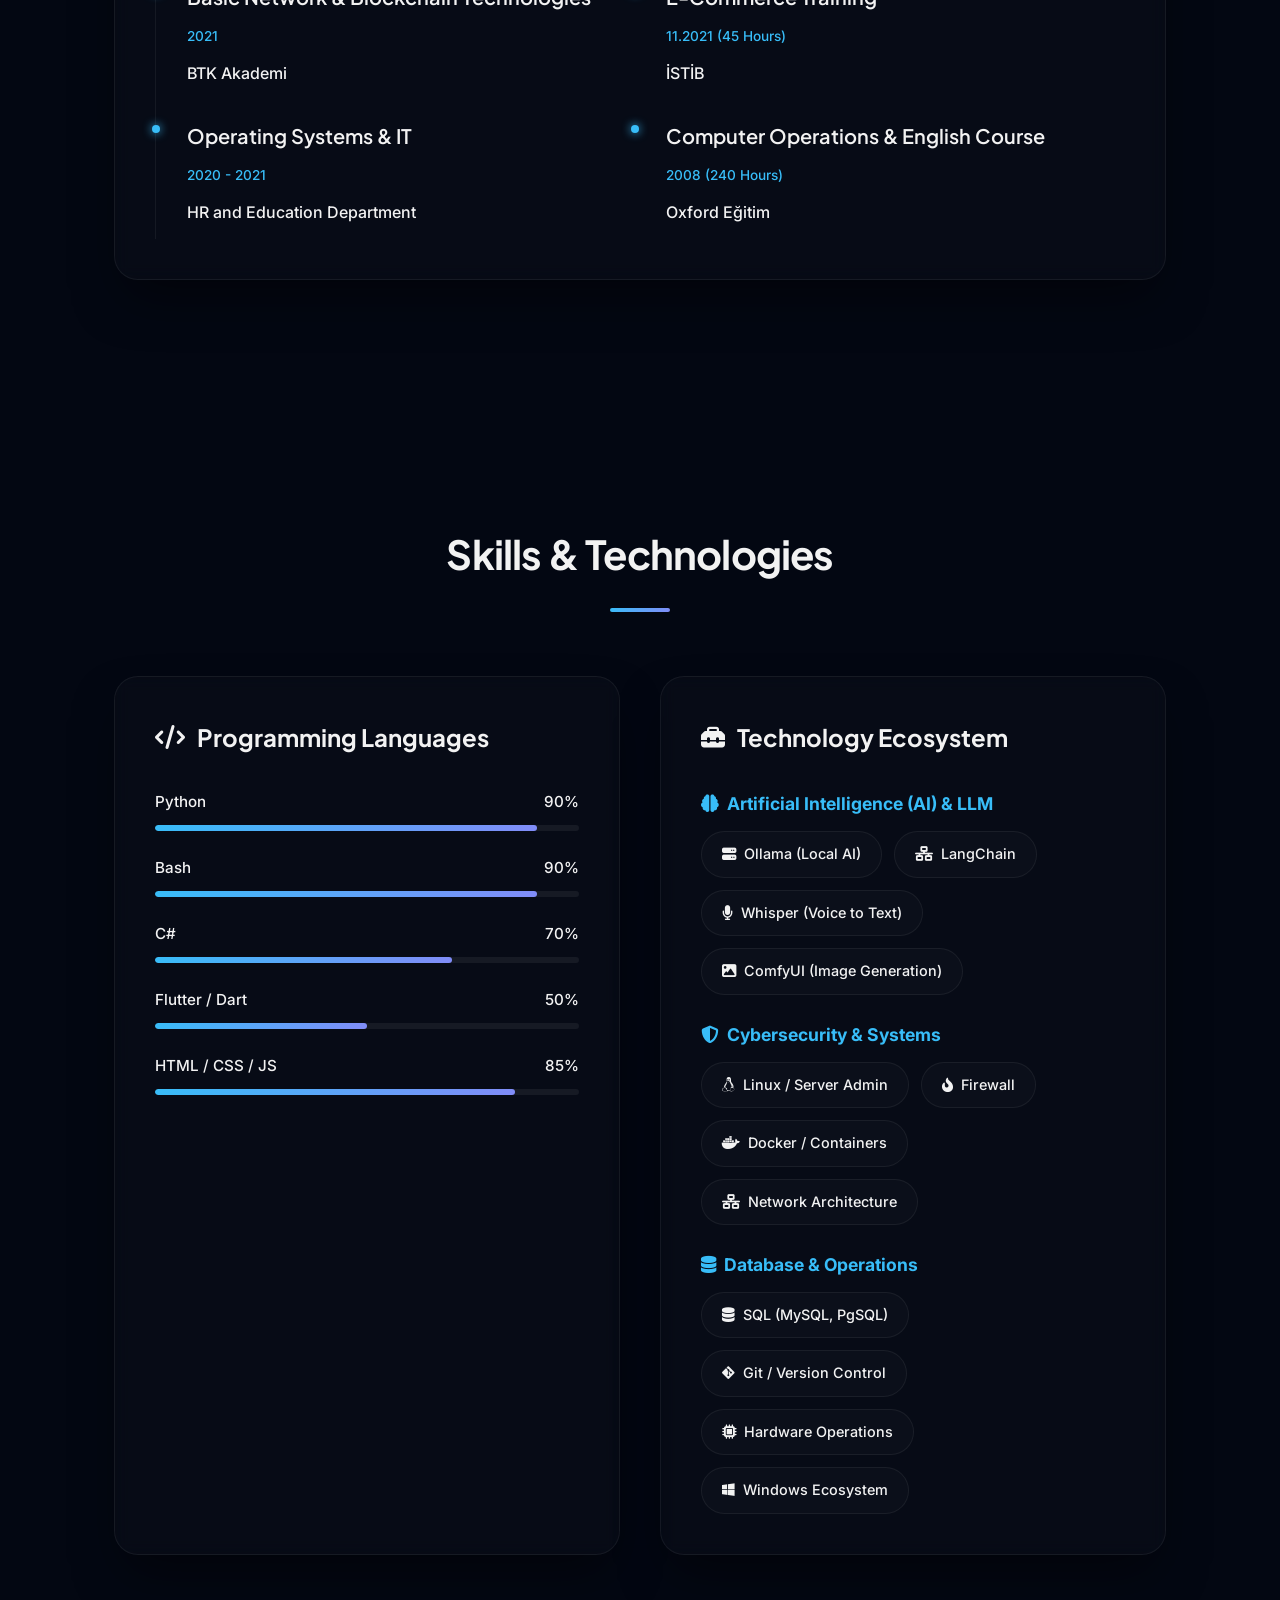
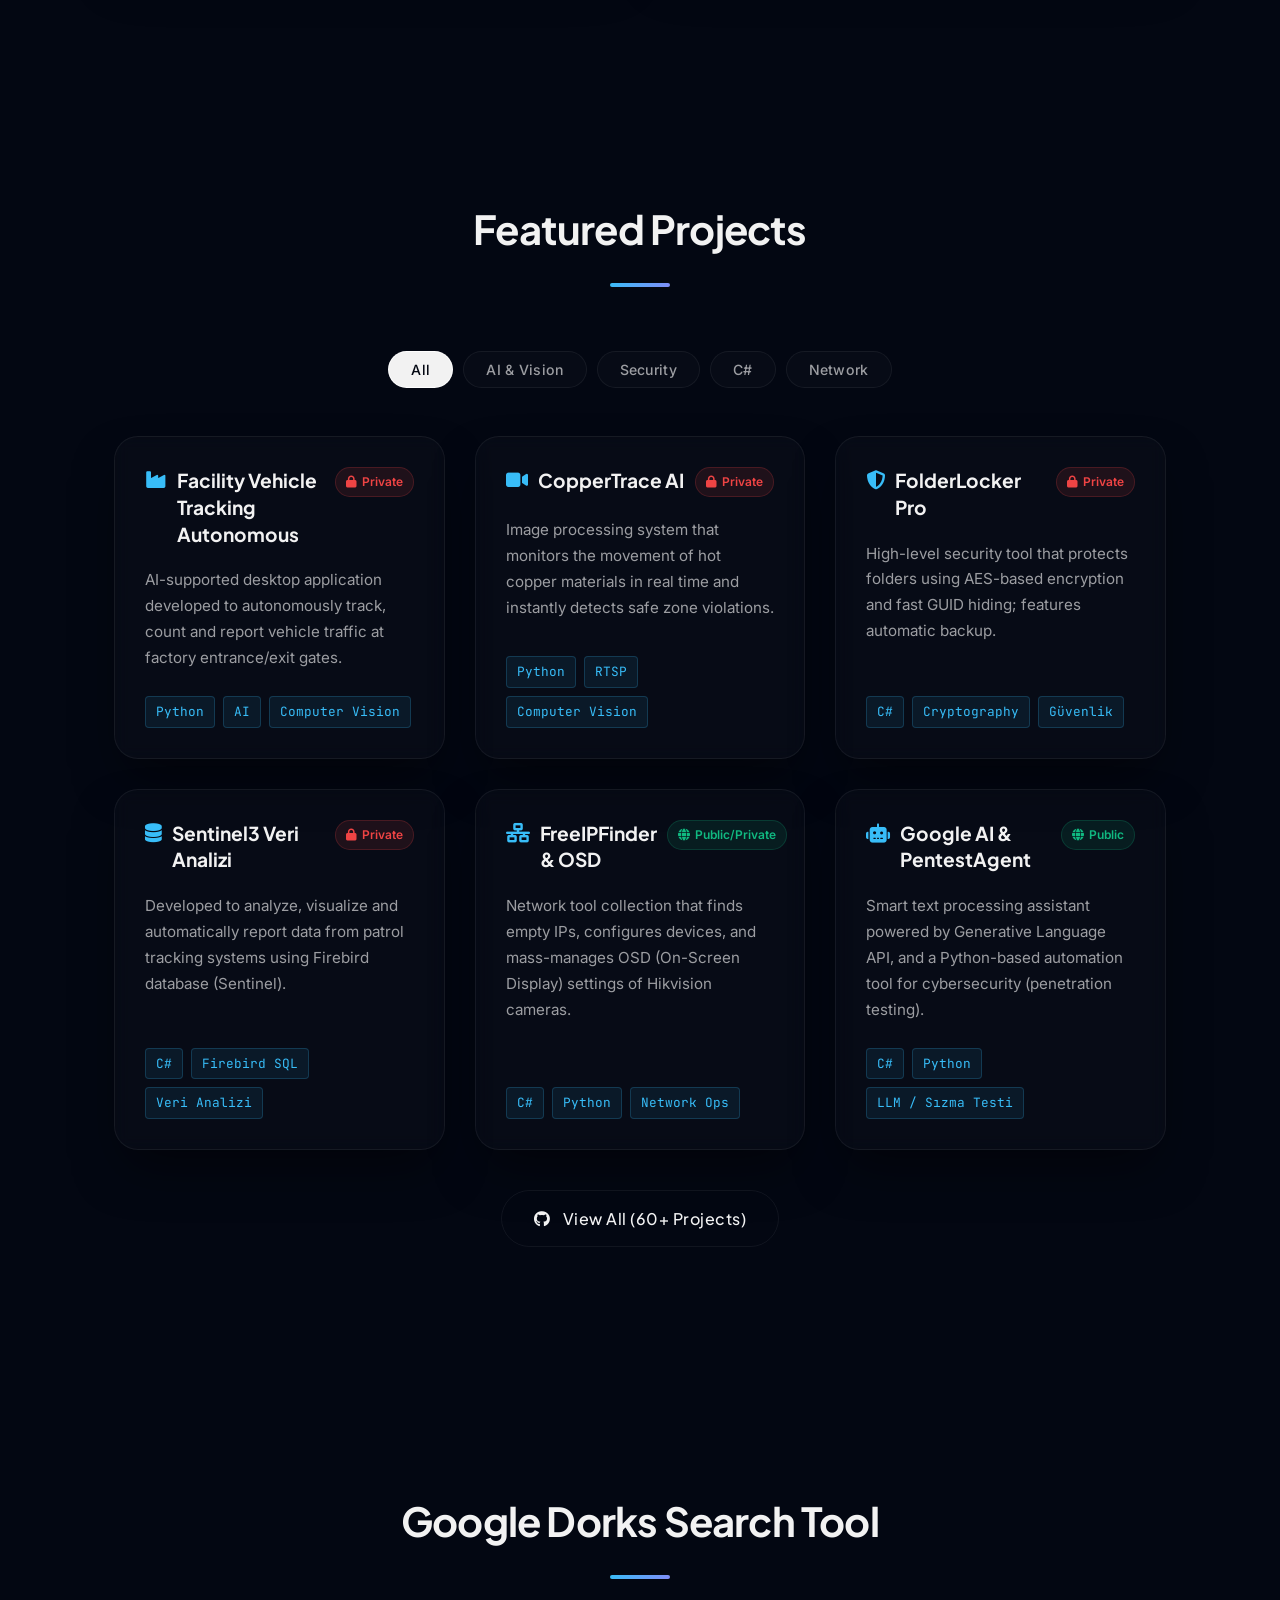
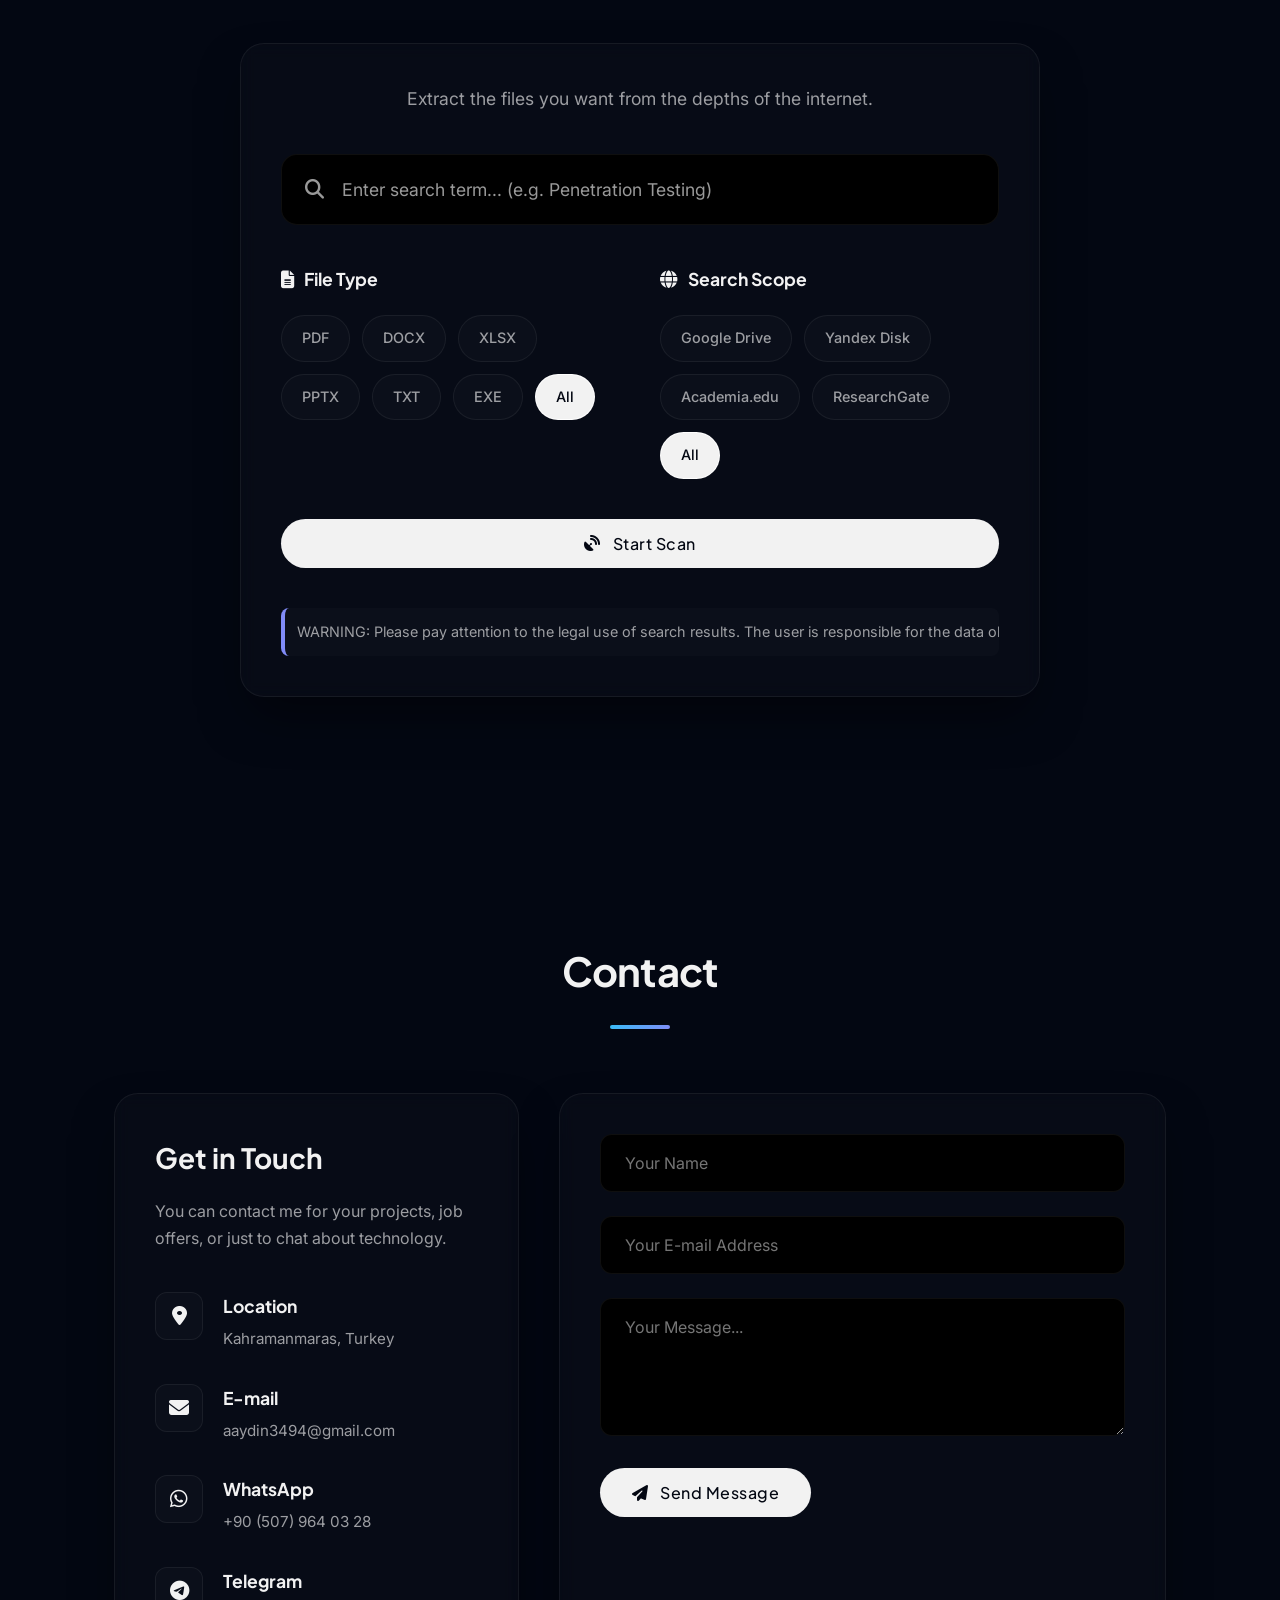
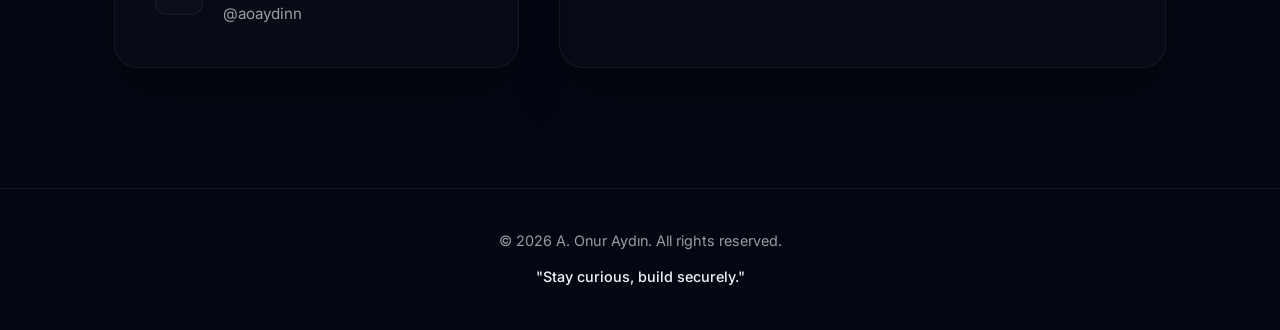
<file: en.html>
<!DOCTYPE html>
<html lang="en">

<head>
    <meta charset="UTF-8">
    <meta name="viewport" content="width=device-width, initial-scale=1.0">
    <meta name="description"
        content="A. Onur Aydın - Senior IT & Software Expert. Cybersecurity, Artificial Intelligence (AI) and Web Development portfolio.">
    <meta name="keywords"
        content="A. Onur Aydın, Onur Aydın, Abdurrahman Aydın, Software Developer, Cybersecurity Expert, Artificial Intelligence, AI, IT Manager, C#, Portfolio, Freelance">
    <meta name="author" content="A. Onur Aydın">
    <meta name="robots" content="index, follow">
    <meta name="language" content="English">
    <meta name="theme-color" content="#030712">
    <link rel="canonical" href="https://aoaydinn.github.io/">

    <!-- Open Graph / Social Media -->
    <meta property="og:title" content="A. Onur Aydın | Profesyonel Portfolyo">
    <meta property="og:description"
        content="Senior IT & Software Expert. 12+ years of industry experience, Cybersecurity and System Architecture.">
    <meta property="og:type" content="website">
    <meta property="og:url" content="https://aoaydinn.github.io/">
    <meta property="og:image" content="https://aoaydinn.github.io/images/photo.png">

    <!-- Twitter -->
    <meta name="twitter:card" content="summary_large_image">
    <meta name="twitter:site" content="@aoaydinn">
    <meta name="twitter:title" content="A. Onur Aydın | Profesyonel Portfolyo">
    <meta name="twitter:description"
        content="Senior IT & Software Expert. Cybersecurity and Artificial Intelligence (AI) solutions.">

    <title>A. Onur Aydın | Portfolio</title>
    <!-- Google Fonts -->
    <link rel="preconnect" href="https://fonts.googleapis.com">
    <link rel="preconnect" href="https://fonts.gstatic.com" crossorigin>
    <link
        href="https://fonts.googleapis.com/css2?family=Plus+Jakarta+Sans:wght@300;400;500;600;700&family=Inter:wght@300;400;500;600&family=JetBrains+Mono:wght@400&display=swap"
        rel="stylesheet">

    <!-- Font Awesome -->
    <link rel="stylesheet" href="https://cdnjs.cloudflare.com/ajax/libs/font-awesome/6.5.1/css/all.min.css">

    <!-- CSS Dosyası -->
    <link rel="stylesheet" href="css/style.css">
</head>

<body>

    <!-- Preloader -->
    <div id="preloader">
        <div class="preloader-logo">&lt;<span>aoaydin</span>/&gt;</div>
        <div class="preloader-bar-wrap">
            <div class="preloader-bar-fill"></div>
        </div>
        <div class="preloader-sub">Loading...</div>
    </div>

    <!-- Custom Cursor -->
    <div class="cursor-dot" id="cursorDot"></div>
    <div class="cursor-ring" id="cursorRing"></div>

    <!-- Scroll Progress Bar -->
    <div id="scroll-progress"></div>

    <!-- Toast Container -->
    <div id="toast-container"></div>

    <!-- Back to Top -->
    <button id="back-to-top" aria-label="Back to Top">
        <i class="fas fa-chevron-up"></i>
    </button>

    <!-- Matrix Arka Plan -->
    <canvas id="matrixCanvas"></canvas>
    <div class="overlay"></div>

    <!-- Navigasyon -->
    <nav class="navbar">
        <div class="nav-container">
            <a href="#home" class="logo">&lt;aoaydin/&gt;</a>
            <ul class="nav-links">
                <li><a href="#home" class="active">Home</a></li>
                <li><a href="#about">About</a></li>
                <li><a href="#resume">Resume</a></li>
                <li><a href="#skills">Skills</a></li>
                <li><a href="#projects">Projects</a></li>
                <li><a href="#dorks">Google Dorks</a></li>
                <li><a href="#contact">Contact</a></li>
            </ul>
            <div class="nav-actions" style="display: flex; align-items: center; gap: 20px;">
                <div class="lang-switch">
                    <a href="index.html" class="lang-btn"><i class="fas fa-globe"></i> TR</a>
                </div>
                <div class="menu-toggle">
                    <i class="fas fa-bars"></i>
                </div>
            </div>
        </div>
    </nav>

    <main>
        <!-- Hero Bölümü -->
        <section id="home" class="hero section">
            <div class="hero-content">
                <div class="avatar-container">
                    <img src="images/photo.png" alt="A. Onur Aydın" class="avatar">
                    <div class="freelance-badge">
                        <span class="badge-pulse"></span> Open to Freelance
                    </div>
                </div>
                <h1 class="glitch" data-text="A. Onur Aydın">A. Onur Aydın</h1>
                <div class="typing-container">
                    <span class="prefix">>_ </span><span id="typed-text"></span><span class="cursor">|</span>
                </div>
                <p class="hero-desc">
                    Producing innovative solutions with over 12 years of experience in Software Development, Cybersecurity, and Hardware operations.
                </p>
                <div class="hero-actions">
                    <a href="#contact" class="btn btn-primary">
                        <i class="fas fa-paper-plane"></i> Contact Me
                    </a>
                    <a href="#" class="btn btn-outline" download>
                        <i class="fas fa-download"></i> Download CV
                    </a>
                </div>
                <div class="social-links">
                    <a href="https://github.com/aoaydinn" target="_blank" title="GitHub"><i
                            class="fab fa-github"></i></a>
                    <a href="https://twitter.com/aoaydinn" target="_blank" title="Twitter"><i
                            class="fab fa-twitter"></i></a>
                    <a href="https://t.me/aoaydinn" target="_blank" title="Telegram"><i class="fab fa-telegram"></i></a>
                    <a href="https://www.instagram.com/aoaydin/" target="_blank" title="Instagram"><i
                            class="fab fa-instagram"></i></a>
                    <a href="mailto:aaydin3494@gmail.com" title="Email"><i class="fas fa-envelope"></i></a>
                </div>
            </div>
            <a href="#about" class="scroll-down">
                <i class="fas fa-chevron-down"></i>
            </a>
        </section>

        <!-- Hakkımda Bölümü -->
        <section id="about" class="about section">
            <div class="container">
                <h2 class="section-title">About Me</h2>
                <div class="about-grid">
                    <div class="about-text glass-card">
                        <h3>Senior IT & Software Expert</h3>
                        <p>Through my education and experiences, I have had the opportunity to work with diverse groups of people, be part of a team, and learn how to create together. I am someone who loves what I do and pays great attention to details.</p>
                        <p>My interest in artificial intelligence is not limited to visual generation; I focus on voice-to-text, text-to-voice, local AI model installations, and team collaborations. I am passionate about building robust and scalable systems using cybersecurity, AI, and modern web technologies.</p>
                    </div>
                    <div class="about-stats glass-card">
                        <ul class="info-list">
                            <li><span class="label">Age</span><span class="val" id="age-val">30</span></li>
                            <li><span class="label">Location</span><span class="val">Kahramanmaras, Turkey</span></li>
                            <li><span class="label">E-mail</span><span class="val">aaydin3494@gmail.com</span></li>
                            <li><span class="label">Languages</span><span class="val">English (Advanced), Turkish (Native)</span>
                            </li>
                            <li><span class="label">Military</span><span class="val">Completed</span></li>
                            <li><span class="label">Projects</span><span class="val text-green"><span class="count-up" data-count="60" data-suffix="+">0</span> GitHub Repos</span></li>
                            <li><span class="label">Status</span><span class="val text-green">Open to Freelance</span></li>
                            <li><span class="label">Experience</span><span class="val"><span class="count-up" data-count="12" data-suffix="+">0</span> Years</span></li>
                        </ul>
                    </div>
                </div>
            </div>
        </section>

        <!-- Özgeçmiş Bölümü -->
        <section id="resume" class="resume section">
            <div class="container">
                <h2 class="section-title">Resume</h2>
                <div class="timeline-container">
                    <div class="timeline-block glass-card">
                        <h3><i class="fas fa-briefcase"></i> Work Experience</h3>
                        <div class="timeline">
                            <div class="timeline-item">
                                <div class="timeline-dot"></div>
                                <div class="timeline-content">
                                    <h4>IT Manager</h4>
                                    <span class="period">2024 - Present</span>
                                    <p class="company">Gemciler Güven Metal San. ve Tic. A.Ş.</p>
                                    <span class="tags">System Admin | Software | Cybersecurity</span>
                                </div>
                            </div>
                            <div class="timeline-item">
                                <div class="timeline-dot"></div>
                                <div class="timeline-content">
                                    <h4>Freelance Developer</h4>
                                    <span class="period">2021 - 2024</span>
                                    <p class="company">Freelance</p>
                                    <span class="tags">C# Development | Automation | Web Dev | End User Support</span>
                                </div>
                            </div>
                            <div class="timeline-item">
                                <div class="timeline-dot"></div>
                                <div class="timeline-content">
                                    <h4>IT Director</h4>
                                    <span class="period">11.2018 - 12.2020</span>
                                    <p class="company">PULATHANELİLER OFÇAY GIDA PAZ. TİC. AŞ.</p>
                                    <span class="tags">System Admin | Network Arch | E-Commerce</span>
                                </div>
                            </div>
                            <div class="timeline-item">
                                <div class="timeline-dot"></div>
                                <div class="timeline-content">
                                    <h4>IT Director</h4>
                                    <span class="period">03.2014 - 02.2019</span>
                                    <p class="company">ACEM GIDA İNŞAAT TUR. SAN. ve TİC. LTD. ŞTİ.</p>
                                    <span class="tags">Hardware | Server Admin | Tech Support</span>
                                </div>
                            </div>
                        </div>
                    </div>
                    <div class="timeline-block glass-card">
                        <h3><i class="fas fa-graduation-cap"></i> Education</h3>
                        <div class="timeline">
                            <div class="timeline-item">
                                <div class="timeline-dot"></div>
                                <div class="timeline-content">
                                    <h4>Computer Engineering (English)</h4>
                                    <span class="period">10.2012 - 08.2016</span>
                                    <p class="company">Dokuz Eylül Üniversitesi</p>
                                    <span class="tags">School of Computer and Technology | Left in 2nd Year</span>
                                </div>
                            </div>
                            <div class="timeline-item">
                                <div class="timeline-dot"></div>
                                <div class="timeline-content">
                                    <h4>Web Programming</h4>
                                    <span class="period">Graduation: 05.2012</span>
                                    <p class="company">Kahramanmaraş Anadolu Endüstri Meslek Lisesi</p>
                                </div>
                            </div>
                        </div>
                    </div>

                    <div class="timeline-block glass-card" style="grid-column: 1 / -1; margin-top: 20px;">
                        <h3><i class="fas fa-certificate"></i> Certifications & Courses</h3>
                        <div class="timeline"
                            style="display: grid; grid-template-columns: repeat(auto-fit, minmax(300px, 1fr)); gap: 20px;">
                            <div class="timeline-item" style="margin-bottom: 0;">
                                <div class="timeline-dot"></div>
                                <div class="timeline-content">
                                    <h4>Basic Network & Blockchain Technologies</h4>
                                    <span class="period">2021</span>
                                    <p class="company">BTK Akademi</p>
                                </div>
                            </div>
                            <div class="timeline-item" style="margin-bottom: 0;">
                                <div class="timeline-dot"></div>
                                <div class="timeline-content">
                                    <h4>E-Commerce Training</h4>
                                    <span class="period">11.2021 (45 Hours)</span>
                                    <p class="company">İSTİB</p>
                                </div>
                            </div>
                            <div class="timeline-item" style="margin-bottom: 0;">
                                <div class="timeline-dot"></div>
                                <div class="timeline-content">
                                    <h4>Operating Systems & IT</h4>
                                    <span class="period">2020 - 2021</span>
                                    <p class="company">HR and Education Department</p>
                                </div>
                            </div>
                            <div class="timeline-item" style="margin-bottom: 0;">
                                <div class="timeline-dot"></div>
                                <div class="timeline-content">
                                    <h4>Computer Operations & English Course</h4>
                                    <span class="period">2008 (240 Hours)</span>
                                    <p class="company">Oxford Eğitim</p>
                                </div>
                            </div>
                        </div>
                    </div>
                </div>
            </div>
        </section>

        <!-- Yetenekler Bölümü -->
        <section id="skills" class="skills section">
            <div class="container">
                <h2 class="section-title">Skills & Technologies</h2>
                <div class="skills-grid">
                    <div class="skill-category glass-card">
                        <h3><i class="fas fa-code"></i> Programming Languages</h3>
                        <div class="skill-bars">
                            <div class="skill-bar">
                                <div class="skill-info">
                                    <span>Python</span>
                                    <span>90%</span>
                                </div>
                                <div class="progress-line"><span style="width: 90%;"></span></div>
                            </div>
                            <div class="skill-bar">
                                <div class="skill-info">
                                    <span>Bash</span>
                                    <span>90%</span>
                                </div>
                                <div class="progress-line"><span style="width: 90%;"></span></div>
                            </div>
                            <div class="skill-bar">
                                <div class="skill-info">
                                    <span>C#</span>
                                    <span>70%</span>
                                </div>
                                <div class="progress-line"><span style="width: 70%;"></span></div>
                            </div>
                            <div class="skill-bar">
                                <div class="skill-info">
                                    <span>Flutter / Dart</span>
                                    <span>50%</span>
                                </div>
                                <div class="progress-line"><span style="width: 50%;"></span></div>
                            </div>
                            <div class="skill-bar">
                                <div class="skill-info">
                                    <span>HTML / CSS / JS</span>
                                    <span>85%</span>
                                </div>
                                <div class="progress-line"><span style="width: 85%;"></span></div>
                            </div>
                        </div>
                    </div>

                    <div class="skill-category glass-card">
                        <h3><i class="fas fa-toolbox"></i> Technology Ecosystem</h3>

                        <div class="tag-group" style="margin-bottom: 25px;">
                            <h4
                                style="font-size: 1.1rem; color: var(--primary); margin-bottom: 12px; display: flex; align-items: center; gap: 8px;">
                                <i class="fas fa-brain"></i> Artificial Intelligence (AI) & LLM</h4>
                            <div class="skill-tags">
                                <span class="tag"><i class="fas fa-server"></i> Ollama (Local AI)</span>
                                <span class="tag"><i class="fas fa-network-wired"></i> LangChain</span>
                                <span class="tag"><i class="fas fa-microphone"></i> Whisper (Voice to Text)</span>
                                <span class="tag"><i class="fas fa-image"></i> ComfyUI (Image Generation)</span>
                            </div>
                        </div>

                        <div class="tag-group" style="margin-bottom: 25px;">
                            <h4
                                style="font-size: 1.1rem; color: var(--primary); margin-bottom: 12px; display: flex; align-items: center; gap: 8px;">
                                <i class="fas fa-shield-alt"></i> Cybersecurity & Systems</h4>
                            <div class="skill-tags">
                                <span class="tag"><i class="fab fa-linux"></i> Linux / Server Admin</span>
                                <span class="tag"><i class="fas fa-fire-alt"></i> Firewall</span>
                                <span class="tag"><i class="fab fa-docker"></i> Docker / Containers</span>
                                <span class="tag"><i class="fas fa-network-wired"></i> Network Architecture</span>
                            </div>
                        </div>

                        <div class="tag-group">
                            <h4
                                style="font-size: 1.1rem; color: var(--primary); margin-bottom: 12px; display: flex; align-items: center; gap: 8px;">
                                <i class="fas fa-database"></i> Database & Operations</h4>
                            <div class="skill-tags">
                                <span class="tag"><i class="fas fa-database"></i> SQL (MySQL, PgSQL)</span>
                                <span class="tag"><i class="fab fa-git-alt"></i> Git / Version Control</span>
                                <span class="tag"><i class="fas fa-microchip"></i> Hardware Operations</span>
                                <span class="tag"><i class="fab fa-windows"></i> Windows Ecosystem</span>
                            </div>
                        </div>
                    </div>
                </div>
            </div>
        </section>

        <!-- Projeler Bölümü -->
        <section id="projects" class="projects section">
            <div class="container">
                <h2 class="section-title">Featured Projects</h2>
                <div class="project-filters">
                    <button class="filter-btn active" data-filter="all">All</button>
                    <button class="filter-btn" data-filter="ai">AI & Vision</button>
                    <button class="filter-btn" data-filter="security">Security</button>
                    <button class="filter-btn" data-filter="csharp">C#</button>
                    <button class="filter-btn" data-filter="network">Network</button>
                </div>

                <div class="projects-grid">

                    <div class="project-card glass-card fade-in-up" data-category="ai">
                        <div class="project-content">
                            <div class="project-header">
                                <h3><i class="fas fa-industry"></i> Facility Vehicle Tracking Autonomous</h3>
                                <div class="project-links">
                                    <span class="badge badge-private"><i class="fas fa-lock"></i> Private</span>
                                </div>
                            </div>
                            <p>AI-supported desktop application developed to autonomously track, count and report vehicle traffic at factory entrance/exit gates.</p>
                            <div class="project-tech">
                                <span>Python</span>
                                <span>AI</span>
                                <span>Computer Vision</span>
                            </div>
                        </div>
                    </div>

                    <div class="project-card glass-card fade-in-up" data-category="ai">
                        <div class="project-content">
                            <div class="project-header">
                                <h3><i class="fas fa-video"></i> CopperTrace AI</h3>
                                <div class="project-links">
                                    <span class="badge badge-private"><i class="fas fa-lock"></i> Private</span>
                                </div>
                            </div>
                            <p>Image processing system that monitors the movement of hot copper materials in real time and instantly detects safe zone violations.</p>
                            <div class="project-tech">
                                <span>Python</span>
                                <span>RTSP</span>
                                <span>Computer Vision</span>
                            </div>
                        </div>
                    </div>

                    <div class="project-card glass-card fade-in-up" data-category="security csharp">
                        <div class="project-content">
                            <div class="project-header">
                                <h3><i class="fas fa-shield-alt"></i> FolderLocker Pro</h3>
                                <div class="project-links">
                                    <span class="badge badge-private"><i class="fas fa-lock"></i> Private</span>
                                </div>
                            </div>
                            <p>High-level security tool that protects folders using AES-based encryption and fast GUID hiding; features automatic backup.</p>
                            <div class="project-tech">
                                <span>C#</span>
                                <span>Cryptography</span>
                                <span>Güvenlik</span>
                            </div>
                        </div>
                    </div>

                    <div class="project-card glass-card fade-in-up" data-category="csharp">
                        <div class="project-content">
                            <div class="project-header">
                                <h3><i class="fas fa-database"></i> Sentinel3 Veri Analizi</h3>
                                <div class="project-links">
                                    <span class="badge badge-private"><i class="fas fa-lock"></i> Private</span>
                                </div>
                            </div>
                            <p>Developed to analyze, visualize and automatically report data from patrol tracking systems using Firebird database (Sentinel).</p>
                            <div class="project-tech">
                                <span>C#</span>
                                <span>Firebird SQL</span>
                                <span>Veri Analizi</span>
                            </div>
                        </div>
                    </div>

                    <div class="project-card glass-card fade-in-up" data-category="network csharp">
                        <div class="project-content">
                            <div class="project-header">
                                <h3><i class="fas fa-network-wired"></i> FreeIPFinder & OSD</h3>
                                <div class="project-links">
                                    <span class="badge badge-public"><i class="fas fa-globe"></i> Public/Private</span>
                                </div>
                            </div>
                            <p>Network tool collection that finds empty IPs, configures devices, and mass-manages OSD (On-Screen Display) settings of Hikvision cameras.</p>
                            <div class="project-tech">
                                <span>C#</span>
                                <span>Python</span>
                                <span>Network Ops</span>
                            </div>
                        </div>
                    </div>

                    <div class="project-card glass-card fade-in-up" data-category="ai security">
                        <div class="project-content">
                            <div class="project-header">
                                <h3><i class="fas fa-robot"></i> Google AI & PentestAgent</h3>
                                <div class="project-links">
                                    <span class="badge badge-public"><i class="fas fa-globe"></i> Public</span>
                                </div>
                            </div>
                            <p>Smart text processing assistant powered by Generative Language API, and a Python-based automation tool for cybersecurity (penetration testing).</p>
                            <div class="project-tech">
                                <span>C#</span>
                                <span>Python</span>
                                <span>LLM / Sızma Testi</span>
                            </div>
                        </div>
                    </div>
                </div>

                <div class="btn-container" style="text-align: center; margin-top: 40px;">
                    <a href="https://github.com/aoaydinn" target="_blank" class="btn btn-outline fade-in-up">
                        <i class="fab fa-github"></i> View All (60+ Projects)
                    </a>
                </div>
            </div>
        </section>

        <!-- Google Dorks Bölümü -->
        <section id="dorks" class="dorks section">
            <div class="container">
                <h2 class="section-title">Google Dorks Search Tool</h2>
                <div class="dorks-container glass-card">
                    <p class="dork-desc">Extract the files you want from the depths of the internet.</p>

                    <div class="search-box">
                        <i class="fas fa-search search-icon"></i>
                        <input type="text" id="searchQuery"
                            placeholder="Enter search term... (e.g. Penetration Testing)">
                    </div>

                    <div class="filters-grid">
                        <div class="filter-group">
                            <h3><i class="fas fa-file-alt"></i> File Type</h3>
                            <div class="options-group">
                                <label class="cyber-radio"><input type="radio" name="fileType"
                                        value="pdf"><span>PDF</span></label>
                                <label class="cyber-radio"><input type="radio" name="fileType"
                                        value="docx"><span>DOCX</span></label>
                                <label class="cyber-radio"><input type="radio" name="fileType"
                                        value="xlsx"><span>XLSX</span></label>
                                <label class="cyber-radio"><input type="radio" name="fileType"
                                        value="pptx"><span>PPTX</span></label>
                                <label class="cyber-radio"><input type="radio" name="fileType"
                                        value="txt"><span>TXT</span></label>
                                <label class="cyber-radio"><input type="radio" name="fileType"
                                        value="exe"><span>EXE</span></label>
                                <label class="cyber-radio"><input type="radio" name="fileType" value=""
                                        checked><span>All</span></label>
                            </div>
                        </div>

                        <div class="filter-group">
                            <h3><i class="fas fa-globe"></i> Search Scope</h3>
                            <div class="options-group">
                                <label class="cyber-radio"><input type="radio" name="searchPoint"
                                        value="drive.google.com"><span>Google Drive</span></label>
                                <label class="cyber-radio"><input type="radio" name="searchPoint"
                                        value="disk.yandex.com"><span>Yandex Disk</span></label>
                                <label class="cyber-radio"><input type="radio" name="searchPoint"
                                        value="academia.edu"><span>Academia.edu</span></label>
                                <label class="cyber-radio"><input type="radio" name="searchPoint"
                                        value="researchgate.net"><span>ResearchGate</span></label>
                                <label class="cyber-radio"><input type="radio" name="searchPoint" value=""
                                        checked><span>All</span></label>
                            </div>
                        </div>
                    </div>

                    <button id="searchBtn" class="btn btn-primary btn-block">
                        <i class="fas fa-satellite-dish"></i> Start Scan
                    </button>

                    <div class="marquee-container">
                        <div class="marquee">
                            <span>WARNING: Please pay attention to the legal use of search results. The user is responsible for the data obtained.</span>
                        </div>
                    </div>
                </div>
            </div>
        </section>

        <!-- İletişim Bölümü -->
        <section id="contact" class="contact section">
            <div class="container">
                <h2 class="section-title">Contact</h2>
                <div class="contact-grid">
                    <div class="contact-info glass-card">
                        <h3>Get in Touch</h3>
                        <p>You can contact me for your projects, job offers, or just to chat about technology.</p>

                        <div class="info-items">
                            <div class="info-item">
                                <div class="icon"><i class="fas fa-map-marker-alt"></i></div>
                                <div>
                                    <h4>Location</h4>
                                    <p>Kahramanmaras, Turkey</p>
                                </div>
                            </div>
                            <div class="info-item">
                                <div class="icon"><i class="fas fa-envelope"></i></div>
                                <div>
                                    <h4>E-mail</h4>
                                    <p><a href="mailto:aaydin3494@gmail.com">aaydin3494@gmail.com</a></p>
                                </div>
                            </div>
                            <div class="info-item">
                                <div class="icon"><i class="fab fa-whatsapp"></i></div>
                                <div>
                                    <h4>WhatsApp</h4>
                                    <p>+90 (507) 964 03 28</p>
                                </div>
                            </div>
                            <div class="info-item">
                                <div class="icon"><i class="fab fa-telegram-plane"></i></div>
                                <div>
                                    <h4>Telegram</h4>
                                    <p><a href="https://t.me/aoaydinn" target="_blank">@aoaydinn</a></p>
                                </div>
                            </div>
                        </div>
                    </div>

                    <div class="contact-form-container glass-card">
                        <form id="contactForm" class="contact-form">
                            <div class="form-group">
                                <input type="text" id="name" placeholder="Your Name" required>
                                <span class="focus-border"></span>
                            </div>
                            <div class="form-group">
                                <input type="email" id="email" placeholder="Your E-mail Address" required>
                                <span class="focus-border"></span>
                            </div>
                            <div class="form-group">
                                <textarea id="message" rows="5" placeholder="Your Message..." required></textarea>
                                <span class="focus-border"></span>
                            </div>
                            <button type="submit" class="btn btn-primary">
                                <i class="fas fa-paper-plane"></i> Send Message
                            </button>
                        </form>
                    </div>
                </div>
            </div>
        </section>
    </main>

    <footer>
        <div class="container">
            <p>&copy; <span id="current-year">2024</span> A. Onur Aydın. All rights reserved.</p>
            <p class="footer-tagline">"Stay curious, build securely."</p>
        </div>
    </footer>

    <!-- JS Dosyası -->
    <script src="js/app.js"></script>
</body>

</html>
</file>
<file: css/style.css>
/* =========================================
   SOPHISTICATED THEME & VARIABLES
========================================= */
:root {
    --bg-main: #030712; /* Deep Slate / Black */
    --bg-darker: #000000;
    --primary: #38bdf8; /* Light Sky Blue */
    --primary-dim: rgba(56, 189, 248, 0.1);
    --secondary: #818cf8; /* Indigo */
    --accent-gradient: linear-gradient(135deg, var(--primary), var(--secondary));
    
    --text-main: rgba(255, 255, 255, 0.95);
    --text-muted: rgba(255, 255, 255, 0.6);
    
    --glass-bg: rgba(255, 255, 255, 0.02);
    --glass-border: rgba(255, 255, 255, 0.06);
    --glass-shadow: 0 25px 50px -12px rgba(0, 0, 0, 0.5);
    
    --font-sans: 'Inter', sans-serif;
    --font-heading: 'Plus Jakarta Sans', sans-serif;
    --font-mono: 'JetBrains Mono', monospace;
    
    --transition: all 0.4s cubic-bezier(0.4, 0, 0.2, 1);
}

/* =========================================
   RESET & BASE
========================================= */
* {
    margin: 0;
    padding: 0;
    box-sizing: border-box;
}

html {
    scroll-behavior: smooth;
    font-size: 16px;
}

body {
    background-color: var(--bg-main);
    color: var(--text-main);
    font-family: var(--font-sans);
    line-height: 1.7;
    overflow-x: hidden;
    -webkit-font-smoothing: antialiased;
    -moz-osx-font-smoothing: grayscale;
}

ul {
    list-style: none;
}

a {
    text-decoration: none;
    color: inherit;
    transition: var(--transition);
}

.container {
    max-width: 1100px;
    margin: 0 auto;
    padding: 0 24px;
}

.section {
    padding: 120px 0;
    position: relative;
    z-index: 2;
}

.section-title {
    font-family: var(--font-heading);
    font-size: 2.5rem;
    font-weight: 700;
    color: var(--text-main);
    text-align: center;
    margin-bottom: 4rem;
    letter-spacing: -0.02em;
}

.section-title::after {
    content: '';
    display: block;
    width: 60px;
    height: 4px;
    background: var(--accent-gradient);
    margin: 20px auto 0;
    border-radius: 2px;
}

/* Typography Enhancements */
.gradient-text {
    background: var(--accent-gradient);
    -webkit-background-clip: text;
    -webkit-text-fill-color: transparent;
    display: inline-block;
}

.text-green {
    color: var(--primary) !important;
}

/* =========================================
   PREMIUM GLASSMORPHISM
========================================= */
.glass-card {
    background: var(--glass-bg);
    backdrop-filter: blur(8px);
    -webkit-backdrop-filter: blur(8px);
    border: 1px solid var(--glass-border);
    border-radius: 24px;
    padding: 40px;
    box-shadow: var(--glass-shadow);
    transition: transform 0.4s ease, border-color 0.4s ease, background 0.4s ease;
}

.glass-card:hover {
    transform: translateY(-5px);
    border-color: rgba(255, 255, 255, 0.15);
    background: rgba(255, 255, 255, 0.03);
}

/* =========================================
   BUTTONS
========================================= */
.btn {
    display: inline-flex;
    align-items: center;
    justify-content: center;
    gap: 12px;
    padding: 14px 32px;
    border-radius: 100px; /* Pill shape */
    font-family: var(--font-heading);
    font-weight: 500;
    font-size: 1rem;
    cursor: pointer;
    transition: var(--transition);
    letter-spacing: 0.5px;
}

.btn-primary {
    background: var(--text-main);
    color: var(--bg-main);
    border: none;
}

.btn-primary:hover {
    background: var(--primary);
    transform: translateY(-2px);
    box-shadow: 0 10px 25px -5px rgba(56, 189, 248, 0.4);
}

.btn-outline {
    background: transparent;
    color: var(--text-main);
    border: 1px solid var(--glass-border);
}

.btn-outline:hover {
    background: rgba(255, 255, 255, 0.05);
    border-color: rgba(255, 255, 255, 0.2);
    transform: translateY(-2px);
}

.btn-block {
    width: 100%;
}

/* =========================================
   PARTICLE NETWORK BACKGROUND
========================================= */
#matrixCanvas {
    position: fixed;
    top: 0;
    left: 0;
    width: 100%;
    height: 100%;
    z-index: 0;
    pointer-events: none;
}

.overlay {
    position: fixed;
    top: 0;
    left: 0;
    width: 100%;
    height: 100%;
    background: radial-gradient(circle at top right, rgba(56, 189, 248, 0.05) 0%, transparent 40%),
                radial-gradient(circle at bottom left, rgba(129, 140, 248, 0.05) 0%, transparent 40%);
    z-index: 1;
    pointer-events: none;
}

/* =========================================
   NAVIGATION (HEADER)
========================================= */
.navbar {
    position: fixed;
    top: 0;
    width: 100%;
    background: rgba(3, 7, 18, 0.7);
    backdrop-filter: blur(20px);
    -webkit-backdrop-filter: blur(20px);
    z-index: 100;
    border-bottom: 1px solid var(--glass-border);
    transition: var(--transition);
}

.nav-container {
    max-width: 1100px;
    margin: 0 auto;
    padding: 20px 24px;
    display: flex;
    justify-content: space-between;
    align-items: center;
}

.logo {
    font-family: var(--font-heading);
    font-size: 1.25rem;
    font-weight: 700;
    color: var(--text-main);
    letter-spacing: -0.5px;
}

.nav-links {
    display: flex;
    gap: 32px;
}

.nav-links li a {
    font-family: var(--font-sans);
    font-size: 0.9rem;
    font-weight: 500;
    color: var(--text-muted);
    transition: var(--transition);
}

.nav-links li a:hover,
.nav-links li a.active {
    color: var(--text-main);
}

.lang-btn {
    display: flex;
    align-items: center;
    gap: 6px;
    padding: 6px 12px;
    background: rgba(255, 255, 255, 0.05);
    border: 1px solid var(--glass-border);
    border-radius: 100px;
    color: var(--text-main);
    font-size: 0.85rem;
    font-weight: 600;
    font-family: var(--font-sans);
    transition: var(--transition);
}

.lang-btn:hover {
    background: var(--text-main);
    color: var(--bg-main);
}

.menu-toggle {
    display: none;
    font-size: 1.5rem;
    color: var(--text-main);
    cursor: pointer;
}

/* =========================================
   HERO SECTION
========================================= */
.hero {
    min-height: 100vh;
    display: flex;
    flex-direction: column;
    justify-content: center;
    align-items: center;
    text-align: center;
    padding-top: 80px;
}

.avatar-container {
    margin-bottom: 2.5rem;
    position: relative;
    display: inline-block;
}

.avatar {
    width: 120px;
    height: 120px;
    border-radius: 50%;
    border: 1px solid rgba(255,255,255,0.1);
    padding: 4px;
    background: var(--glass-bg);
    object-fit: cover;
    transition: var(--transition);
}

.avatar:hover {
    transform: scale(1.05);
    border-color: rgba(255,255,255,0.3);
}

.hero h1 {
    font-family: var(--font-heading);
    font-size: 4.5rem;
    font-weight: 700;
    line-height: 1.1;
    letter-spacing: -0.03em;
    margin-bottom: 1rem;
}

.typing-container {
    font-family: var(--font-mono);
    font-size: 1.25rem;
    color: var(--text-muted);
    margin-bottom: 2rem;
    min-height: 35px;
}

.typing-container .cursor {
    animation: blink 1s infinite;
    color: var(--primary);
}

@keyframes blink {
    0%, 100% { opacity: 1; }
    50% { opacity: 0; }
}

.hero-desc {
    max-width: 540px;
    font-size: 1.125rem;
    color: var(--text-muted);
    margin: 0 auto 3rem;
    line-height: 1.8;
}

.hero-actions {
    display: flex;
    gap: 16px;
    justify-content: center;
    margin-bottom: 4rem;
}

.social-links {
    display: flex;
    gap: 16px;
    justify-content: center;
}

.social-links a {
    display: flex;
    align-items: center;
    justify-content: center;
    width: 48px;
    height: 48px;
    border-radius: 50%;
    background: var(--glass-bg);
    border: 1px solid var(--glass-border);
    font-size: 1.1rem;
    color: var(--text-muted);
}

.social-links a:hover {
    color: var(--bg-main);
    background: var(--text-main);
    border-color: var(--text-main);
    transform: translateY(-3px);
}

/* =========================================
   ABOUT SECTION
========================================= */
.about-grid {
    display: grid;
    grid-template-columns: 1.5fr 1fr;
    gap: 40px;
}

.about-text h3 {
    font-family: var(--font-heading);
    color: var(--text-main);
    margin-bottom: 24px;
    font-size: 1.75rem;
    font-weight: 600;
}

.about-text p {
    margin-bottom: 20px;
    color: var(--text-muted);
    font-size: 1.05rem;
}

.info-list li {
    display: flex;
    justify-content: space-between;
    padding: 16px 0;
    border-bottom: 1px solid var(--glass-border);
}

.info-list li:last-child {
    border-bottom: none;
    padding-bottom: 0;
}

.info-list .label {
    font-weight: 500;
    color: var(--text-muted);
}

.info-list .val {
    font-weight: 500;
    color: var(--text-main);
}

/* =========================================
   RESUME SECTION
========================================= */
.timeline-container {
    display: grid;
    grid-template-columns: 1fr 1fr;
    gap: 40px;
}

.timeline-block h3 {
    font-family: var(--font-heading);
    color: var(--text-main);
    margin-bottom: 40px;
    font-size: 1.5rem;
    display: flex;
    align-items: center;
    gap: 12px;
}

.timeline {
    position: relative;
    padding-left: 32px;
}

.timeline::before {
    content: '';
    position: absolute;
    left: 0;
    top: 0;
    height: 100%;
    width: 1px;
    background: var(--glass-border);
}

.timeline-item {
    position: relative;
    margin-bottom: 40px;
}

.timeline-item:last-child {
    margin-bottom: 0;
}

.timeline-dot {
    position: absolute;
    left: -35.5px;
    top: 6px;
    width: 8px;
    height: 8px;
    border-radius: 50%;
    background: var(--primary);
    box-shadow: 0 0 10px var(--primary);
}

.timeline-content h4 {
    font-family: var(--font-heading);
    font-size: 1.25rem;
    font-weight: 600;
    color: var(--text-main);
    margin-bottom: 8px;
}

.timeline-content .period {
    display: inline-block;
    color: var(--primary);
    font-size: 0.85rem;
    font-weight: 500;
    margin-bottom: 12px;
}

.timeline-content .company {
    color: var(--text-main);
    margin-bottom: 12px;
    font-weight: 500;
}

.timeline-content .tags {
    display: block;
    font-size: 0.85rem;
    color: var(--text-muted);
}

/* =========================================
   SKILLS SECTION
========================================= */
.skills-grid {
    display: grid;
    grid-template-columns: 1fr 1fr;
    gap: 40px;
}

.skill-category h3 {
    font-family: var(--font-heading);
    color: var(--text-main);
    margin-bottom: 32px;
    font-size: 1.5rem;
    display: flex;
    align-items: center;
    gap: 12px;
}

.skill-bar {
    margin-bottom: 24px;
}

.skill-info {
    display: flex;
    justify-content: space-between;
    margin-bottom: 10px;
    font-weight: 500;
    font-size: 0.95rem;
}

.progress-line {
    height: 6px;
    width: 100%;
    background: var(--glass-border);
    border-radius: 3px;
    overflow: hidden;
}

.progress-line span {
    display: block;
    height: 100%;
    background: var(--accent-gradient);
    border-radius: 3px;
    position: relative;
    transform: scaleX(0);
    transform-origin: left;
    transition: transform 1.5s cubic-bezier(0.4, 0, 0.2, 1);
}

.progress-line span.animate {
    transform: scaleX(1);
}

.skill-tags {
    display: flex;
    flex-wrap: wrap;
    gap: 12px;
}

.tag {
    background: var(--glass-bg);
    border: 1px solid var(--glass-border);
    color: var(--text-main);
    padding: 10px 20px;
    border-radius: 100px;
    font-size: 0.9rem;
    font-weight: 500;
    display: flex;
    align-items: center;
    gap: 8px;
    transition: var(--transition);
}

.tag:hover {
    background: rgba(255,255,255,0.05);
    border-color: rgba(255,255,255,0.2);
    transform: translateY(-2px);
}

/* =========================================
   PROJECTS SECTION
========================================= */
.projects-grid {
    display: grid;
    grid-template-columns: repeat(auto-fit, minmax(320px, 1fr));
    gap: 30px;
}

.project-card {
    padding: 30px;
    display: flex;
    flex-direction: column;
    height: 100%;
}

.project-content {
    display: flex;
    flex-direction: column;
    height: 100%;
}

.project-header {
    display: flex;
    justify-content: space-between;
    align-items: flex-start;
    margin-bottom: 20px;
    gap: 10px;
}

.project-header h3 {
    font-family: var(--font-heading);
    font-size: 1.2rem;
    color: var(--text-main);
    display: flex;
    align-items: flex-start;
    gap: 10px;
    line-height: 1.4;
}

.project-header h3 i {
    color: var(--primary);
    margin-top: 4px;
}

.project-content p {
    color: var(--text-muted);
    font-size: 0.95rem;
    margin-bottom: 25px;
    flex-grow: 1;
}

.badge {
    font-size: 0.75rem;
    padding: 4px 10px;
    border-radius: 100px;
    font-weight: 600;
    display: inline-flex;
    align-items: center;
    gap: 5px;
    white-space: nowrap;
}

.badge-private {
    background: rgba(239, 68, 68, 0.1);
    color: #ef4444;
    border: 1px solid rgba(239, 68, 68, 0.2);
}

.badge-public {
    background: rgba(16, 185, 129, 0.1);
    color: #10b981;
    border: 1px solid rgba(16, 185, 129, 0.2);
}

.project-tech {
    display: flex;
    flex-wrap: wrap;
    gap: 8px;
    margin-top: auto;
}

.project-tech span {
    font-family: var(--font-mono);
    font-size: 0.8rem;
    color: var(--primary);
    background: rgba(56, 189, 248, 0.08);
    border: 1px solid rgba(56, 189, 248, 0.2);
    padding: 4px 10px;
    border-radius: 4px;
}

/* =========================================
   GOOGLE DORKS SECTION
========================================= */
.dorks-container {
    max-width: 800px;
    margin: 0 auto;
}

.dork-desc {
    text-align: center;
    color: var(--text-muted);
    margin-bottom: 40px;
    font-size: 1.1rem;
}

.search-box {
    position: relative;
    margin-bottom: 40px;
}

.search-icon {
    position: absolute;
    left: 24px;
    top: 50%;
    transform: translateY(-50%);
    color: var(--text-muted);
    font-size: 1.2rem;
}

.search-box input {
    width: 100%;
    padding: 24px 24px 24px 60px;
    background: var(--bg-darker);
    border: 1px solid var(--glass-border);
    border-radius: 16px;
    color: var(--text-main);
    font-family: var(--font-sans);
    font-size: 1.1rem;
    outline: none;
    transition: var(--transition);
    box-shadow: inset 0 2px 4px rgba(0,0,0,0.2);
}

.search-box input:focus {
    border-color: var(--primary);
    background: #000;
}

.search-box input::placeholder {
    color: var(--text-muted);
}

.filters-grid {
    display: grid;
    grid-template-columns: 1fr 1fr;
    gap: 40px;
    margin-bottom: 40px;
}

.filter-group h3 {
    font-family: var(--font-heading);
    color: var(--text-main);
    font-size: 1.1rem;
    margin-bottom: 20px;
    display: flex;
    align-items: center;
    gap: 10px;
}

.options-group {
    display: flex;
    flex-wrap: wrap;
    gap: 12px;
}

.cyber-radio {
    cursor: pointer;
    position: relative;
}

.cyber-radio input {
    display: none;
}

.cyber-radio span {
    display: block;
    padding: 10px 20px;
    background: var(--glass-bg);
    border: 1px solid var(--glass-border);
    border-radius: 100px;
    color: var(--text-muted);
    font-size: 0.9rem;
    font-weight: 500;
    transition: var(--transition);
}

.cyber-radio input:checked + span {
    background: var(--text-main);
    color: var(--bg-main);
    border-color: var(--text-main);
}

.cyber-radio:hover span {
    border-color: rgba(255,255,255,0.3);
}

.marquee-container {
    margin-top: 40px;
    overflow: hidden;
    background: rgba(255, 255, 255, 0.02);
    border-left: 4px solid var(--secondary);
    padding: 12px;
    border-radius: 8px;
}

.marquee {
    white-space: nowrap;
    animation: marquee 20s linear infinite;
    color: var(--text-muted);
    font-size: 0.9rem;
}

@keyframes marquee {
    0% { transform: translateX(100%); }
    100% { transform: translateX(-100%); }
}

/* =========================================
   CONTACT SECTION
========================================= */
.contact-grid {
    display: grid;
    grid-template-columns: 1fr 1.5fr;
    gap: 40px;
}

.contact-info h3 {
    font-family: var(--font-heading);
    color: var(--text-main);
    font-size: 1.75rem;
    margin-bottom: 16px;
}

.contact-info > p {
    color: var(--text-muted);
    margin-bottom: 40px;
}

.info-items {
    display: flex;
    flex-direction: column;
    gap: 32px;
}

.info-item {
    display: flex;
    align-items: flex-start;
    gap: 20px;
}

.info-item .icon {
    width: 48px;
    height: 48px;
    border-radius: 12px;
    background: var(--glass-bg);
    color: var(--text-main);
    display: flex;
    align-items: center;
    justify-content: center;
    font-size: 1.25rem;
    border: 1px solid var(--glass-border);
}

.info-item h4 {
    font-family: var(--font-heading);
    color: var(--text-main);
    font-size: 1.1rem;
    margin-bottom: 4px;
}

.info-item p {
    color: var(--text-muted);
    font-size: 0.95rem;
}

.contact-form .form-group {
    margin-bottom: 24px;
}

.contact-form input,
.contact-form textarea {
    width: 100%;
    padding: 18px 24px;
    background: var(--bg-darker);
    border: 1px solid var(--glass-border);
    border-radius: 12px;
    color: var(--text-main);
    font-family: var(--font-sans);
    font-size: 1rem;
    outline: none;
    resize: vertical;
    transition: var(--transition);
}

.contact-form input:focus,
.contact-form textarea:focus {
    border-color: var(--primary);
    background: #000;
}

/* =========================================
   FOOTER
========================================= */
footer {
    border-top: 1px solid var(--glass-border);
    padding: 40px 0;
    text-align: center;
    position: relative;
    z-index: 2;
}

footer p {
    color: var(--text-muted);
    font-size: 0.9rem;
}

.footer-tagline {
    color: var(--text-main);
    margin-top: 12px;
    font-weight: 500;
}

/* =========================================
   ANIMATIONS & UTILITIES
========================================= */
.fade-in-up {
    opacity: 0;
    transform: translateY(30px);
    transition: opacity 0.8s ease-out, transform 0.8s ease-out;
}

.fade-in-up.visible {
    opacity: 1;
    transform: translateY(0);
}

/* Delay classes for staggered animations */
.delay-100 { transition-delay: 100ms; }
.delay-200 { transition-delay: 200ms; }
.delay-300 { transition-delay: 300ms; }

/* =========================================
   RESPONSIVE
========================================= */
@media (max-width: 992px) {
    .hero h1 { font-size: 3.5rem; }
    .about-grid, .timeline-container, .skills-grid, .contact-grid, .filters-grid {
        grid-template-columns: 1fr;
    }
}

@media (max-width: 768px) {
    .nav-links {
        position: fixed;
        top: 70px;
        left: -100%;
        width: 100%;
        height: calc(100vh - 70px);
        background: rgba(3,7,18,0.98);
        flex-direction: column;
        align-items: center;
        justify-content: center;
        gap: 40px;
    }

    .nav-links.active { left: 0; }
    .menu-toggle { display: block; }
    .hero h1 { font-size: 2.75rem; }
    .hero-actions { flex-direction: column; }
    .section { padding: 80px 0; }
}

/* =========================================
   CUSTOM CURSOR
========================================= */
* { cursor: none; }

.cursor-dot {
    position: fixed;
    width: 8px;
    height: 8px;
    background: var(--primary);
    border-radius: 50%;
    pointer-events: none;
    z-index: 9999;
    transform: translate(-50%, -50%);
    transition: width 0.2s, height 0.2s, background 0.2s;
    will-change: transform;
}

.cursor-ring {
    position: fixed;
    width: 36px;
    height: 36px;
    border: 1.5px solid rgba(56, 189, 248, 0.5);
    border-radius: 50%;
    pointer-events: none;
    z-index: 9998;
    transform: translate(-50%, -50%);
    transition: width 0.3s, height 0.3s, border-color 0.3s;
    will-change: transform;
}

.cursor-dot.hovered { width: 12px; height: 12px; background: var(--secondary); }
.cursor-ring.hovered { width: 52px; height: 52px; border-color: rgba(129, 140, 248, 0.6); }
.cursor-dot.clicking { transform: translate(-50%, -50%) scale(0.8); }

@media (hover: none) {
    * { cursor: auto !important; }
    .cursor-dot, .cursor-ring { display: none !important; }
    .filter-btn, #back-to-top, .btn { cursor: pointer !important; }
}

/* =========================================
   SCROLL PROGRESS BAR
========================================= */
#scroll-progress {
    position: fixed;
    top: 0;
    left: 0;
    height: 3px;
    width: 0%;
    background: linear-gradient(90deg, var(--primary), var(--secondary));
    z-index: 999;
    transition: width 0.1s linear;
}

/* =========================================
   PRELOADER
========================================= */
#preloader {
    position: fixed;
    inset: 0;
    background: var(--bg-darker);
    z-index: 9000;
    display: flex;
    flex-direction: column;
    align-items: center;
    justify-content: center;
    gap: 28px;
    transition: opacity 0.6s ease, visibility 0.6s ease;
}

#preloader.hidden {
    opacity: 0;
    visibility: hidden;
}

.preloader-logo {
    font-family: var(--font-mono);
    font-size: 1.4rem;
    font-weight: 400;
    color: var(--primary);
    letter-spacing: 3px;
}

.preloader-logo span {
    color: var(--text-muted);
}

.preloader-bar-wrap {
    width: 220px;
    height: 2px;
    background: rgba(255, 255, 255, 0.08);
    border-radius: 1px;
    overflow: hidden;
}

.preloader-bar-fill {
    height: 100%;
    width: 0%;
    background: linear-gradient(90deg, var(--primary), var(--secondary));
    animation: preloaderFill 1.3s cubic-bezier(0.4, 0, 0.2, 1) forwards;
}

@keyframes preloaderFill {
    0% { width: 0%; }
    100% { width: 100%; }
}

.preloader-sub {
    font-family: var(--font-mono);
    font-size: 0.75rem;
    color: var(--text-muted);
    letter-spacing: 2px;
    text-transform: uppercase;
}

/* =========================================
   NOISE TEXTURE OVERLAY
========================================= */
body::after {
    content: '';
    position: fixed;
    inset: 0;
    pointer-events: none;
    z-index: 3;
    opacity: 0.028;
    background-image: url("data:image/svg+xml,%3Csvg viewBox='0 0 256 256' xmlns='http://www.w3.org/2000/svg'%3E%3Cfilter id='n'%3E%3CfeTurbulence type='fractalNoise' baseFrequency='0.9' numOctaves='4' stitchTiles='stitch'/%3E%3C/filter%3E%3Crect width='100%25' height='100%25' filter='url(%23n)'/%3E%3C/svg%3E");
    background-size: 128px;
}

/* =========================================
   CUSTOM SCROLLBAR
========================================= */
::-webkit-scrollbar { width: 5px; }
::-webkit-scrollbar-track { background: var(--bg-darker); }
::-webkit-scrollbar-thumb {
    background: linear-gradient(180deg, var(--primary), var(--secondary));
    border-radius: 3px;
}
::-webkit-scrollbar-thumb:hover { background: var(--primary); }

/* =========================================
   GLITCH EFFECT (HERO H1)
========================================= */
.glitch {
    position: relative;
    display: inline-block;
}

.glitch.glitching {
    animation: glitchShake 0.4s ease;
}

@keyframes glitchShake {
    0%   { transform: translateX(0);   text-shadow: none; }
    15%  { transform: translateX(-3px); text-shadow: 3px 0 var(--primary), -3px 0 var(--secondary); }
    30%  { transform: translateX(3px);  text-shadow: -3px 0 var(--primary), 3px 0 var(--secondary); }
    45%  { transform: translateX(-2px); text-shadow: 2px 0 var(--secondary); }
    60%  { transform: translateX(2px);  text-shadow: -2px 0 var(--primary); }
    75%  { transform: translateX(-1px); text-shadow: 1px 0 var(--secondary); }
    100% { transform: translateX(0);   text-shadow: none; }
}

/* =========================================
   FREELANCE BADGE (AVATAR)
========================================= */
.freelance-badge {
    position: absolute;
    bottom: 2px;
    right: -10px;
    background: rgba(16, 185, 129, 0.12);
    border: 1px solid rgba(16, 185, 129, 0.35);
    border-radius: 100px;
    padding: 5px 12px 5px 8px;
    font-size: 0.7rem;
    font-weight: 600;
    color: #10b981;
    display: flex;
    align-items: center;
    gap: 6px;
    white-space: nowrap;
    backdrop-filter: blur(10px);
    -webkit-backdrop-filter: blur(10px);
    font-family: var(--font-sans);
    letter-spacing: 0.3px;
}

.badge-pulse {
    width: 7px;
    height: 7px;
    background: #10b981;
    border-radius: 50%;
    flex-shrink: 0;
    animation: pulseDot 1.8s ease-in-out infinite;
}

@keyframes pulseDot {
    0%, 100% { box-shadow: 0 0 0 0 rgba(16, 185, 129, 0.5); }
    50% { box-shadow: 0 0 0 5px rgba(16, 185, 129, 0); }
}

/* =========================================
   PROJECT FILTER BUTTONS
========================================= */
.project-filters {
    display: flex;
    flex-wrap: wrap;
    gap: 10px;
    justify-content: center;
    margin-bottom: 3rem;
}

.filter-btn {
    padding: 9px 22px;
    border-radius: 100px;
    border: 1px solid var(--glass-border);
    background: var(--glass-bg);
    color: var(--text-muted);
    font-family: var(--font-sans);
    font-size: 0.88rem;
    font-weight: 500;
    cursor: none;
    transition: var(--transition);
    letter-spacing: 0.3px;
}

.filter-btn:hover {
    border-color: rgba(255, 255, 255, 0.2);
    color: var(--text-main);
}

.filter-btn.active {
    background: var(--text-main);
    color: var(--bg-main);
    border-color: var(--text-main);
}

.project-card {
    transition: opacity 0.3s ease, transform 0.3s ease, border-color 0.4s ease, background 0.4s ease;
}

.project-card.filtered-out {
    display: none;
}

/* =========================================
   GLASS CARD — SPOTLIGHT EFFECT
========================================= */
.glass-card {
    position: relative;
    overflow: hidden;
}

.glass-card::before {
    content: '';
    position: absolute;
    inset: 0;
    border-radius: inherit;
    opacity: 0;
    transition: opacity 0.5s ease;
    background: radial-gradient(
        380px circle at var(--mouse-x, 50%) var(--mouse-y, 50%),
        rgba(56, 189, 248, 0.07),
        transparent 70%
    );
    pointer-events: none;
    z-index: 0;
}

.glass-card:hover::before {
    opacity: 1;
}

.glass-card > * {
    position: relative;
    z-index: 1;
}

/* =========================================
   TOAST NOTIFICATION
========================================= */
#toast-container {
    position: fixed;
    bottom: 28px;
    right: 28px;
    z-index: 8000;
    display: flex;
    flex-direction: column;
    gap: 12px;
    pointer-events: none;
}

.toast {
    padding: 16px 20px;
    border-radius: 14px;
    background: rgba(10, 15, 30, 0.95);
    border: 1px solid var(--glass-border);
    backdrop-filter: blur(24px);
    -webkit-backdrop-filter: blur(24px);
    color: var(--text-main);
    font-size: 0.92rem;
    display: flex;
    align-items: center;
    gap: 12px;
    min-width: 260px;
    max-width: 360px;
    pointer-events: all;
    box-shadow: 0 20px 50px rgba(0, 0, 0, 0.5);
    animation: toastSlideIn 0.4s cubic-bezier(0.4, 0, 0.2, 1) forwards;
}

.toast.removing {
    animation: toastSlideOut 0.3s ease forwards;
}

.toast-success { border-left: 3px solid #10b981; }
.toast-error   { border-left: 3px solid #ef4444; }
.toast-info    { border-left: 3px solid var(--primary); }

.toast i { font-size: 1rem; flex-shrink: 0; }
.toast-success i { color: #10b981; }
.toast-error   i { color: #ef4444; }
.toast-info    i { color: var(--primary); }

@keyframes toastSlideIn {
    from { opacity: 0; transform: translateX(110%); }
    to   { opacity: 1; transform: translateX(0); }
}
@keyframes toastSlideOut {
    from { opacity: 1; transform: translateX(0); }
    to   { opacity: 0; transform: translateX(110%); }
}

/* =========================================
   BACK TO TOP BUTTON
========================================= */
#back-to-top {
    position: fixed;
    bottom: 92px;
    right: 28px;
    width: 46px;
    height: 46px;
    border-radius: 50%;
    background: rgba(255, 255, 255, 0.04);
    border: 1px solid var(--glass-border);
    color: var(--text-muted);
    font-size: 1rem;
    display: flex;
    align-items: center;
    justify-content: center;
    cursor: none;
    z-index: 500;
    opacity: 0;
    transform: scale(0.7) translateY(10px);
    transition: opacity 0.3s, transform 0.3s, background 0.3s, border-color 0.3s, color 0.3s;
    backdrop-filter: blur(10px);
    -webkit-backdrop-filter: blur(10px);
}

#back-to-top.visible {
    opacity: 1;
    transform: scale(1) translateY(0);
}

#back-to-top:hover {
    background: var(--primary);
    border-color: var(--primary);
    color: var(--bg-main);
    transform: scale(1.08) translateY(0);
}

/* =========================================
   COUNT-UP HIGHLIGHT
========================================= */
.count-highlight {
    color: var(--primary);
    font-weight: 600;
}
</file>
